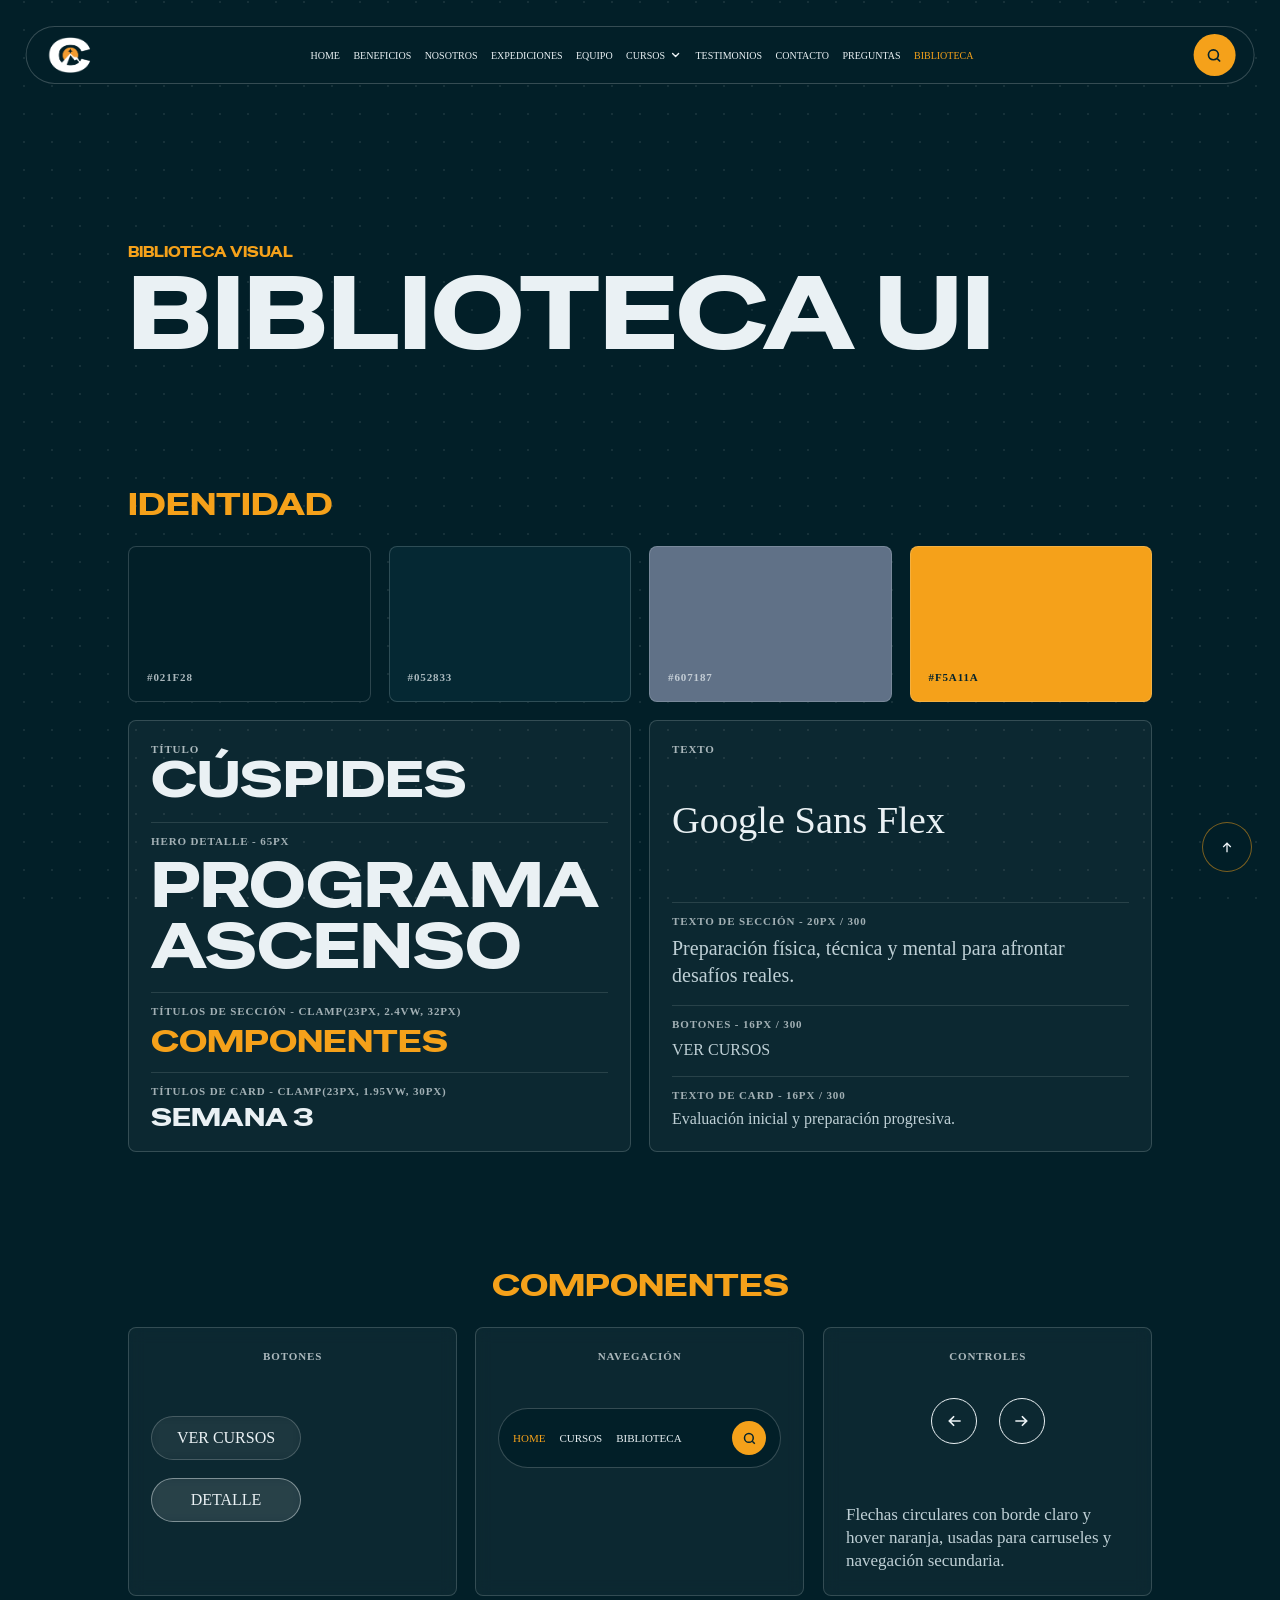
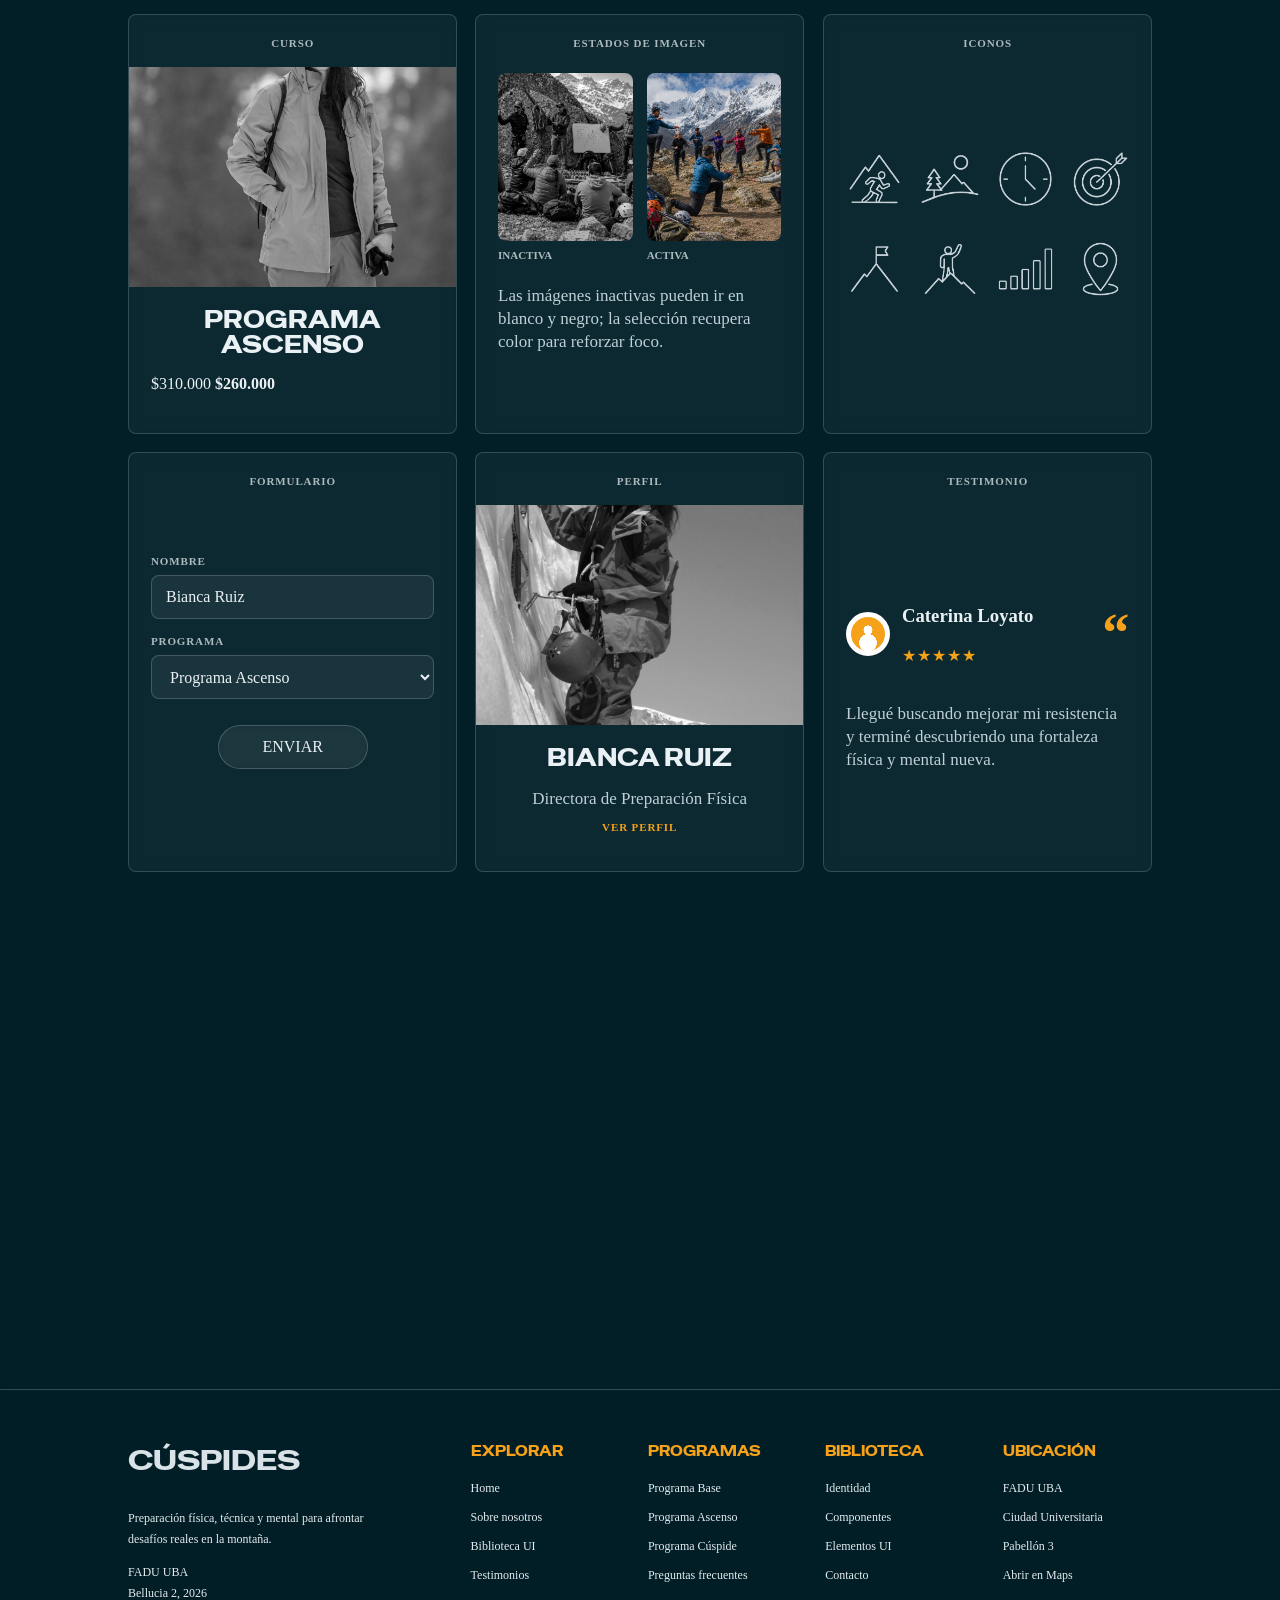
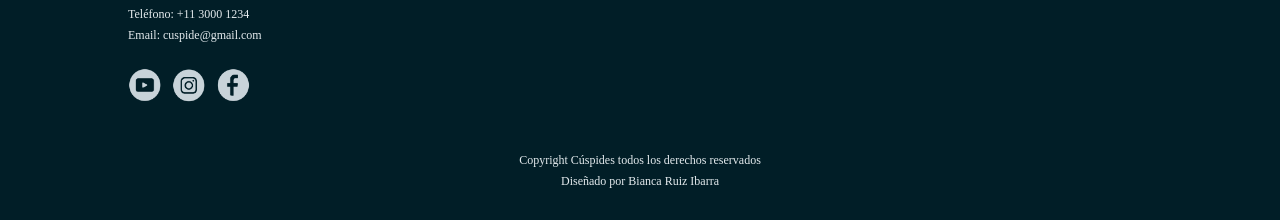
<file: biblioteca.html>
<!doctype html>
<html lang="es">
  <head>
    <meta charset="UTF-8" />
    <meta name="viewport" content="width=device-width, initial-scale=1.0" />
    <title>Biblioteca UI | Cúspides</title>
    <link rel="preconnect" href="https://fonts.googleapis.com" />
    <link rel="preconnect" href="https://fonts.gstatic.com" crossorigin />
    <link href="https://fonts.googleapis.com/css2?family=Google+Sans+Flex:opsz,wght@6..144,300..900&family=Special+Gothic+Expanded+One&display=swap" rel="stylesheet" />
    <link rel="stylesheet" href="styles.css" />
  </head>
  <body class="library-page">
    <div class="cursor-follower" aria-hidden="true"></div>
    <header class="site-header" data-header>
      <a class="brand" href="index.html" aria-label="Cúspides inicio">
        <img src="assets/images/LOGOFINAL2.png" alt="Cúspides" />
      </a>
      <a class="search-link" href="index.html#cursos" aria-label="Buscar cursos">
        <svg viewBox="0 0 24 24" aria-hidden="true"><circle cx="11" cy="11" r="7"></circle><path d="m16.5 16.5 4 4"></path></svg>
      </a>
      <button class="menu-toggle" type="button" aria-label="Abrir menú" aria-expanded="false" data-menu-toggle>
        <span></span>
        <span></span>
        <span></span>
      </button>
      <nav class="main-nav" data-nav>
        <a href="index.html#home">HOME</a>
        <a href="index.html#beneficios">BENEFICIOS</a>
        <a href="index.html#nosotros">NOSOTROS</a>
        <a href="index.html#expediciones">EXPEDICIONES</a>
        <a href="index.html#equipo">EQUIPO</a>
        <div class="nav-course-menu">
          <button class="nav-course-trigger" type="button" aria-expanded="false" data-nav-course-toggle>
            <span>CURSOS</span>
            <svg viewBox="0 0 16 16" aria-hidden="true"><path d="M4 6l4 4 4-4"></path></svg>
          </button>
          <div class="nav-course-dropdown" aria-label="Cursos disponibles">
            <a href="index.html#cursos">Programa Base</a>
            <a class="is-ascenso" href="programa-ascenso.html" data-detail-page-link>Programa Ascenso</a>
            <a href="index.html#cursos">Programa Cúspide</a>
          </div>
        </div>
        <a href="index.html#testimonios">TESTIMONIOS</a>
        <a href="index.html#contacto">CONTACTO</a>
        <a href="index.html#preguntas">PREGUNTAS</a>
        <a class="active" href="biblioteca.html">BIBLIOTECA</a>
      </nav>
    </header>

    <main id="home" class="library-main">
      <section class="library-hero-simple">
        <div class="library-hero-copy" data-animate>
          <p class="eyebrow">Biblioteca visual</p>
          <h1>Biblioteca UI</h1>
        </div>
      </section>

      <section class="library-showcase section-pad" id="identidad">
        <div class="library-showcase-head" data-animate>
          <h2>Identidad</h2>
        </div>
        <div class="library-swatch-grid" data-animate>
          <article class="library-swatch deep"><span>#021F28</span></article>
          <article class="library-swatch navy"><span>#052833</span></article>
          <article class="library-swatch steel"><span>#607187</span></article>
          <article class="library-swatch orange"><span>#F5A11A</span></article>
          <article class="library-font-card title-font">
            <span>Título</span>
            <strong>CÚSPIDES</strong>
            <div class="type-samples">
              <p class="sample-title hero-detail"><span>Hero detalle - 65px</span>Programa Ascenso</p>
              <p class="sample-title section-title"><span>Títulos de sección - clamp(23px, 2.4vw, 32px)</span>Componentes</p>
              <p class="sample-title card-title"><span>Títulos de card - clamp(23px, 1.95vw, 30px)</span>Semana 3</p>
            </div>
          </article>
          <article class="library-font-card body-font">
            <span>Texto</span>
            <strong>Google Sans Flex</strong>
            <div class="type-samples">
              <p class="sample-body section-copy"><span>Texto de sección - 20px / 300</span>Preparación física, técnica y mental para afrontar desafíos reales.</p>
              <p class="sample-body button-copy"><span>Botones - 16px / 300</span>Ver cursos</p>
              <p class="sample-body card-copy"><span>Texto de card - 16px / 300</span>Evaluación inicial y preparación progresiva.</p>
            </div>
          </article>
        </div>
      </section>

      <section class="library-showcase section-pad" id="componentes">
        <div class="library-showcase-head" data-animate>
          <h2>Componentes</h2>
        </div>
        <div class="component-gallery">
          <article class="component-tile buttons-tile" data-animate>
            <span>Botones</span>
            <div class="button-row">
              <a class="outline-btn" href="index.html#cursos">Ver cursos</a>
              <a class="outline-btn dark" href="programa-ascenso.html" data-detail-page-link>Detalle</a>
            </div>
          </article>

          <article class="component-tile nav-tile" data-animate>
            <span>Navegación</span>
            <div class="mini-nav">
              <a class="active" href="index.html#home">Home</a>
              <a href="index.html#cursos">Cursos</a>
              <a href="biblioteca.html">Biblioteca</a>
              <a class="mini-search" href="index.html#cursos" aria-label="Buscar">
                <svg viewBox="0 0 24 24" aria-hidden="true"><circle cx="11" cy="11" r="7"></circle><path d="m16.5 16.5 4 4"></path></svg>
              </a>
            </div>
          </article>

          <article class="component-tile controls-tile" data-animate>
            <span>Controles</span>
            <div class="library-arrow-row">
              <button type="button" aria-label="Anterior">
                <svg viewBox="0 0 24 24" aria-hidden="true"><path d="M12 5 5.6 11.4l1.4 1.4 4-4V20h2V8.8l4 4 1.4-1.4L12 5Z"></path></svg>
              </button>
              <button type="button" aria-label="Siguiente">
                <svg class="is-next" viewBox="0 0 24 24" aria-hidden="true"><path d="M12 5 5.6 11.4l1.4 1.4 4-4V20h2V8.8l4 4 1.4-1.4L12 5Z"></path></svg>
              </button>
            </div>
            <p>Flechas circulares con borde claro y hover naranja, usadas para carruseles y navegación secundaria.</p>
          </article>

          <article class="component-tile course-tile" data-animate>
            <span>Curso</span>
            <img src="assets/images/card4.jpg" alt="Cordada en ascenso" />
            <h3>Programa Ascenso</h3>
            <div class="course-price" aria-label="Precio con descuento: $260.000. Precio anterior: $310.000.">
              <span>$310.000</span>
              <b>$260.000</b>
            </div>
          </article>

          <article class="component-tile media-state-tile" data-animate>
            <span>Estados de imagen</span>
            <div class="media-state-pair">
              <figure><img src="assets/images/semana1.png" alt="" /><figcaption>Inactiva</figcaption></figure>
              <figure class="is-active"><img src="assets/images/semana3.png" alt="" /><figcaption>Activa</figcaption></figure>
            </div>
            <p>Las imágenes inactivas pueden ir en blanco y negro; la selección recupera color para reforzar foco.</p>
          </article>

          <article class="component-tile benefit-tile" data-animate>
            <span>Iconos</span>
            <div class="benefit-icons-row">
              <img src="assets/images/icono1.png" alt="" />
              <img src="assets/images/icono4.png" alt="" />
              <img src="assets/images/icono7.png" alt="" />
              <img src="assets/images/icono9.png" alt="" />
              <img class="desktop-library-icon" src="assets/images/icono2.png" alt="" />
              <img class="desktop-library-icon" src="assets/images/icono5.png" alt="" />
              <img class="desktop-library-icon" src="assets/images/icono6.png" alt="" />
              <img class="desktop-library-icon" src="assets/images/icono8.png" alt="" />
            </div>
          </article>

          <article class="component-tile form-tile" data-animate>
            <span>Formulario</span>
            <label><small>Nombre</small><input type="text" value="Bianca Ruiz" aria-label="Nombre" /></label>
            <label><small>Programa</small><select aria-label="Programa"><option>Programa Ascenso</option></select></label>
            <button class="outline-btn" type="button">Enviar</button>
          </article>

          <article class="component-tile coach-tile" data-animate>
            <span>Perfil</span>
            <img src="assets/images/bianca.jpg" alt="Bianca Ruiz escalando hielo" />
            <h3>Bianca Ruiz</h3>
            <p>Directora de Preparación Física</p>
            <span class="profile-preview-link">Ver perfil</span>
          </article>

          <article class="component-tile testimonial-tile" data-animate>
            <span>Testimonio</span>
            <div class="person"><span></span><div><h3>Caterina Loyato</h3><p>★★★★★</p></div><b>“</b></div>
            <p>Llegué buscando mejorar mi resistencia y terminé descubriendo una fortaleza física y mental nueva.</p>
          </article>

          <article class="component-tile faq-tile" data-animate>
            <span>Preguntas</span>
            <details open>
              <summary>¿Qué programa me conviene?</summary>
              <p>Base para empezar, Ascenso para crecer y Cúspide para autonomía técnica.</p>
            </details>
            <details>
              <summary>¿Necesito experiencia?</summary>
              <p>Depende del programa elegido.</p>
            </details>
          </article>

          <article class="component-tile background-tile" data-animate>
            <span>Fondos</span>
            <div class="background-sample" aria-hidden="true"></div>
            <p>Base con patrón de puntos y capas de imagen con opacidad baja, recortadas por el límite de sección cuando funcionan como cierre visual.</p>
          </article>

          <article class="component-tile kit-tile" data-animate>
            <span>Kit</span>
            <div class="kit-mini-grid">
              <img src="assets/images/tool4.png" alt="" />
              <img src="assets/images/tool6.png" alt="" />
              <img src="assets/images/tool8.png" alt="" />
              <img src="assets/images/tool9.png" alt="" />
              <img src="assets/images/tool12.png" alt="" />
              <img src="assets/images/tool14.png" alt="" />
            </div>
          </article>
        </div>
      </section>
    </main>

    <footer class="footer">
      <div class="footer-inner">
        <div class="footer-brand">
          <h2>Cúspides</h2>
          <p>Preparación física, técnica y mental para afrontar desafíos reales en la montaña.</p>
          <p>FADU UBA<br />Bellucia 2, 2026<br />Teléfono: +11 3000 1234<br />Email: cuspide@gmail.com</p>
          <div class="socials">
            <a href="#" aria-label="YouTube de Cúspides">
              <img src="assets/images/redes1.png" alt="" />
            </a>
            <a href="#" aria-label="Instagram de Cúspides">
              <img src="assets/images/redes2.png" alt="" />
            </a>
            <a href="#" aria-label="Facebook de Cúspides">
              <img src="assets/images/redes3.png" alt="" />
            </a>
          </div>
        </div>
        <nav class="footer-links" aria-label="Enlaces del footer">
          <div>
            <h3>Explorar</h3>
            <a href="index.html#home">Home</a>
            <a href="index.html#nosotros">Sobre nosotros</a>
            <a href="biblioteca.html">Biblioteca UI</a>
            <a href="index.html#testimonios">Testimonios</a>
          </div>
          <div>
            <h3>Programas</h3>
            <a href="index.html#cursos">Programa Base</a>
            <a href="programa-ascenso.html" data-detail-page-link>Programa Ascenso</a>
            <a href="index.html#cursos">Programa Cúspide</a>
            <a href="index.html#preguntas">Preguntas frecuentes</a>
          </div>
          <div>
            <h3>Biblioteca</h3>
            <a href="#identidad">Identidad</a>
            <a href="#componentes">Componentes</a>
            <a href="#componentes">Elementos UI</a>
            <a href="index.html#contacto">Contacto</a>
          </div>
          <div>
            <h3>Ubicación</h3>
            <a href="index.html#ubicacion">FADU UBA</a>
            <a href="index.html#ubicacion">Ciudad Universitaria</a>
            <a href="index.html#ubicacion">Pabellón 3</a>
            <a href="https://www.google.com/maps/search/?api=1&query=FADU%20UBA%20Ciudad%20Universitaria%20Buenos%20Aires" target="_blank" rel="noreferrer">Abrir en Maps</a>
          </div>
        </nav>
      </div>
      <p class="copyright">Copyright Cúspides todos los derechos reservados<br />Diseñado por Bianca Ruiz Ibarra</p>
    </footer>

    <a class="back-top" href="#home" aria-label="Volver al inicio">
      <svg class="back-top-icon" viewBox="0 0 24 24" aria-hidden="true">
        <path d="M12 5 5.6 11.4l1.4 1.4 4-4V20h2V8.8l4 4 1.4-1.4L12 5Z"></path>
      </svg>
    </a>

    <script src="script.js"></script>
  </body>
</html>
</file>
<file: styles.css>
:root {
  --navy: #052833;
  --deep: #021f28;
  --ink: #05242d;
  --muted: #9eb2bd;
  --light: #eaf1f4;
  --orange: #f5a11a;
  --steel: #607187;
  --card: #5c6d83;
  --glass-card: rgba(255, 255, 255, 0.11);
  --glass-border: rgba(255, 255, 255, 0.2);
  --white: #ffffff;
  --font-title: "Special Gothic Expanded One";
  --font-body: "Google Sans Flex";
  --description-action-gap: 30px;
}

* {
  box-sizing: border-box;
}

html {
  scroll-behavior: smooth;
  max-width: 100%;
  overflow-x: clip;
}

body {
  margin: 0;
  font-family: var(--font-body);
  color: var(--light);
  background-color: var(--deep);
  background-image: radial-gradient(circle, rgba(255, 255, 255, 0.08) 1px, transparent 1px);
  background-size: 28px 28px;
  background-position: center;
  background-attachment: fixed;
  max-width: 100%;
  overflow-x: clip;
}

body::before {
  content: "";
  position: fixed;
  inset: 0;
  z-index: 70;
  pointer-events: none;
  opacity: 0;
  background:
    radial-gradient(
      circle 280px at var(--cursor-x, 50vw) var(--cursor-y, 50vh),
      rgba(245, 161, 26, 0.32) 0%,
      rgba(245, 161, 26, 0.22) 18%,
      rgba(160, 205, 225, 0.13) 42%,
      rgba(255, 255, 255, 0.05) 62%,
      transparent 88%
    );
  filter: blur(14px);
  mix-blend-mode: screen;
  transition: opacity 0.25s ease;
}

body.has-cursor-light::before {
  opacity: 1;
}

img {
  display: block;
  max-width: 100%;
}

a {
  color: inherit;
  text-decoration: none;
}

.no-wrap {
  white-space: nowrap;
}

.mobile-line-break {
  display: none;
}

.cursor-follower {
  position: fixed;
  left: 0;
  top: 0;
  z-index: 80;
  width: 38px;
  height: 38px;
  border: 1px solid rgba(245, 161, 26, 0.78);
  border-radius: 50%;
  pointer-events: none;
  opacity: 0;
  transform: translate3d(-50%, -50%, 0) scale(0.72);
  mix-blend-mode: screen;
  transition: width 0.24s ease, height 0.24s ease, border-color 0.24s ease, background 0.24s ease, opacity 0.2s ease;
}

.cursor-follower::after {
  content: "";
  position: absolute;
  left: 50%;
  top: 50%;
  width: 6px;
  height: 6px;
  border-radius: 50%;
  background: var(--orange);
  transform: translate(-50%, -50%);
}

.cursor-follower.is-visible {
  opacity: 1;
}

.cursor-follower.is-active {
  width: 82px;
  height: 82px;
  border-color: rgba(255, 255, 255, 0.58);
  background: rgba(245, 161, 26, 0.12);
}

@media (pointer: fine) {
  body,
  a,
  button,
  .coach-card,
  .method-step,
  .testimonial,
  .benefit {
    cursor: none;
  }
}

@media (pointer: coarse) {
  .cursor-follower {
    display: none;
  }
}

@media (prefers-reduced-motion: reduce) {
  [data-animate] {
    transition: none;
  }

  .summit-image-window img.is-active {
    animation: none;
  }

  .photo-stack {
    animation: none;
  }

  .program-detail-page .program-price-card,
  .program-detail-page .mini-plan {
    animation: none;
  }
}

.site-header {
  position: fixed;
  z-index: 20;
  top: 26px;
  left: 50%;
  width: min(96vw, 1320px);
  height: 58px;
  padding: 0 18px 0 22px;
  display: flex;
  align-items: center;
  justify-content: center;
  background: var(--deep);
  border: 1px solid var(--glass-border);
  border-radius: 999px;
  transform: translateX(-50%);
  transition: background 0.3s ease, border-color 0.3s ease;
}

main,
.footer {
  position: relative;
  z-index: 1;
}

.site-header.scrolled {
  background: var(--deep);
  border-color: var(--glass-border);
}

.brand img {
  width: 42px;
  height: 42px;
  object-fit: contain;
}

.brand {
  position: absolute;
  left: 22px;
}

.main-nav {
  display: flex;
  align-items: center;
  justify-content: center;
  gap: clamp(8px, 1.05vw, 18px);
  color: #eaf1f4;
  font-size: clamp(10px, 0.78vw, 12.5px);
  font-weight: 300;
  text-transform: uppercase;
}

.main-nav a {
  transition: color 0.25s ease, font-weight 0.25s ease;
}

.main-nav a:hover,
.nav-course-trigger:hover {
  color: var(--light);
  font-weight: 400;
}

.main-nav .active,
.nav-course-trigger.active {
  color: var(--orange);
  font-weight: 400;
}

.nav-course-menu {
  position: relative;
  padding: 18px 0;
  margin: -18px 0;
}

.nav-course-trigger {
  display: inline-flex;
  align-items: center;
  gap: 5px;
  border: 0;
  padding: 0;
  color: inherit;
  background: transparent;
  font: inherit;
  text-transform: inherit;
  cursor: pointer;
  transition: color 0.25s ease, font-weight 0.25s ease;
}

.nav-course-arrow {
  display: inline-grid;
  place-items: center;
  padding: 0;
  border: 0;
  color: inherit;
  background: transparent;
  cursor: pointer;
}

.nav-course-trigger svg,
.nav-course-arrow svg {
  width: 12px;
  height: 12px;
  fill: none;
  stroke: currentColor;
  stroke-width: 1.8;
  stroke-linecap: round;
  stroke-linejoin: round;
  transition: transform 0.22s ease;
}

.nav-course-menu:hover .nav-course-trigger svg,
.nav-course-menu:focus-within .nav-course-trigger svg,
.nav-course-menu.is-open .nav-course-trigger svg {
  transform: rotate(180deg);
}

.nav-course-dropdown {
  position: absolute;
  top: 100%;
  left: 50%;
  z-index: 5;
  min-width: 190px;
  padding: 14px 16px 12px;
  display: grid;
  gap: 10px;
  background: var(--deep);
  border: 1px solid var(--glass-border);
  border-top: 0;
  border-radius: 0 0 8px 8px;
  opacity: 0;
  pointer-events: none;
  transform: translate(-50%, -6px);
  transition: opacity 0.22s ease, transform 0.22s ease;
}

.nav-course-menu:hover .nav-course-dropdown,
.nav-course-menu:focus-within .nav-course-dropdown {
  opacity: 1;
  pointer-events: auto;
  transform: translate(-50%, 0);
}

.main-nav .nav-course-dropdown a,
.main-nav .nav-course-dropdown a:hover {
  padding: 0;
  color: #eaf1f4;
  font-weight: 300;
  white-space: nowrap;
}

.main-nav .nav-course-dropdown .is-ascenso:hover {
  color: var(--light);
  font-weight: 400;
}

.search-link {
  position: absolute;
  right: 18px;
  width: 42px;
  height: 42px;
  display: inline-grid;
  place-items: center;
  border-radius: 50%;
  color: var(--ink);
  background: var(--orange);
}

.search-link:hover,
.main-nav .search-link.active {
  color: var(--ink);
  background: var(--orange);
}

.search-link svg {
  width: 17px;
  height: 17px;
  fill: none;
  stroke: currentColor;
  stroke-width: 2.4;
}

.menu-toggle {
  display: none;
  width: 42px;
  height: 42px;
  border: 1px solid rgba(255, 255, 255, 0.28);
  background: transparent;
}

.menu-toggle span {
  display: block;
  width: 19px;
  height: 2px;
  margin: 5px auto;
  background: var(--light);
}

.hero {
  min-height: 760px;
  display: grid;
  place-items: center;
  position: relative;
  overflow: hidden;
  isolation: isolate;
  background: var(--navy);
}

.hero-bg {
  position: absolute;
  inset: 0;
  z-index: 0;
  width: 100%;
  height: 100%;
  object-fit: cover;
  object-position: center 40%;
  transform: scale(1.015);
  transform-origin: center bottom;
  will-change: transform;
}

.hero-foreground {
  position: absolute;
  inset: 0;
  z-index: 3;
  width: 100%;
  height: 100%;
  object-fit: cover;
  object-position: center 40%;
  pointer-events: none;
  transform: scale(1.015);
  transform-origin: center bottom;
  will-change: transform;
}

.hero::after {
  content: "";
  position: absolute;
  left: 0;
  right: 0;
  bottom: 0;
  z-index: 4;
  height: 320px;
  pointer-events: none;
  background: linear-gradient(to bottom, rgba(2, 31, 40, 0), rgba(2, 31, 40, 0.72) 54%, rgba(2, 31, 40, 1));
  transform: translate3d(0, 0, 0);
}

.hero-content {
  margin-top: -22px;
  width: min(1120px, 90vw);
  text-align: center;
  position: relative;
}

.hero-title-layer {
  position: relative;
  z-index: 2;
  margin-bottom: 217px;
  will-change: transform;
  transform: translate3d(0, var(--hero-title-shift, 0px), 0);
}

.hero-title-layer p {
  margin: 0 0 -8px;
  color: var(--navy);
  font-family: var(--font-body);
  font-weight: 500;
  text-transform: none;
  font-size: clamp(13px, 1.2vw, 18px);
}

.hero-subtitle {
  position: relative;
  z-index: 8;
  width: min(760px, 90vw);
  margin: 0 auto 18px;
  color: var(--white);
  font-size: 20px;
  font-weight: 300;
  line-height: 1.35;
  text-transform: none;
}

.hero-subtitle span {
  display: block;
  white-space: nowrap;
}

.hero h1 {
  margin: 0;
  color: var(--navy);
  font-family: var(--font-title);
  text-transform: none;
  font-size: 166px;
  line-height: 1;
  font-weight: 400;
  letter-spacing: 0;
}

.outline-btn {
  display: inline-grid;
  place-items: center;
  position: relative;
  isolation: isolate;
  z-index: 5;
  width: 150px;
  min-height: 44px;
  border: 1px solid var(--glass-border);
  border-radius: 999px;
  color: var(--light);
  background: rgba(255, 255, 255, 0.03);
  backdrop-filter: blur(5px);
  -webkit-backdrop-filter: blur(5px);
  font-family: var(--font-body);
  font-size: 16px;
  font-weight: 300;
  text-transform: uppercase;
  cursor: pointer;
  overflow: hidden;
  transform: scale(1);
  transition: transform 0.3s cubic-bezier(0.23, 1, 0.32, 1), border-color 0.3s cubic-bezier(0.23, 1, 0.32, 1), color 0.3s cubic-bezier(0.23, 1, 0.32, 1), box-shadow 0.3s cubic-bezier(0.23, 1, 0.32, 1);
}

.outline-btn::before {
  content: "";
  position: absolute;
  inset: 0;
  z-index: -1;
  width: 50px;
  height: 50px;
  margin: auto;
  border-radius: inherit;
  background-color: var(--orange);
  scale: 0;
  transition: all 0.6s cubic-bezier(0.23, 1, 0.32, 1);
}

.outline-btn:hover::before {
  scale: 3;
}

.outline-btn:hover {
  border-color: var(--orange);
  color: var(--ink);
  transform: scale(1.1);
  box-shadow: 0 0 20px rgba(245, 161, 26, 0.4);
}

.outline-btn:active {
  transform: scale(1);
}

.outline-btn.small {
  width: 150px;
  min-height: 42px;
}

.outline-btn.dark {
  border-color: rgba(234, 241, 244, 0.46);
  color: var(--light);
  background: rgba(255, 255, 255, 0.08);
  backdrop-filter: blur(5px);
  -webkit-backdrop-filter: blur(5px);
}

.section-pad {
  padding: 122px 10vw;
}

.section-heading {
  text-align: center;
  margin: 0 auto 44px;
  max-width: 760px;
}

.section-heading.compact {
  margin-bottom: 34px;
}

.section-heading h2,
.team h2,
.courses h2,
.testimonials h2 {
  margin: 0 0 14px;
  color: var(--orange);
  font-family: var(--font-title);
  text-transform: uppercase;
  font-size: clamp(23px, 2.4vw, 32px);
  font-weight: 400;
  line-height: 1.05;
}

.section-heading p,
.team p,
.about-copy p {
  color: #bfd0d6;
  font-size: 20px;
  font-weight: 300;
  line-height: 1.35;
}

.team p,
.about-copy p {
  margin: 0 0 12px;
}

.benefits {
  position: relative;
  padding-top: 112px;
  padding-bottom: 106px;
}

.benefits::before {
  content: "";
  position: absolute;
  left: 0;
  right: 0;
  top: 0;
  z-index: 0;
  height: 180px;
  pointer-events: none;
  background: linear-gradient(to bottom, rgba(2, 31, 40, 1), rgba(2, 31, 40, 0));
}

.benefits > * {
  position: relative;
  z-index: 1;
}

.benefit-grid {
  display: grid;
  grid-template-columns: repeat(4, 1fr);
  gap: 30px;
  width: min(880px, 100%);
  margin: 0 auto;
}

.benefit {
  text-align: center;
}

.benefit img {
  width: 72px;
  height: 72px;
  margin: 0 auto 14px;
  object-fit: contain;
}

.benefit h3 {
  margin: 0;
  color: #d9e3e8;
  font-family: var(--font-body);
  font-size: 16px;
  font-weight: 300;
  line-height: 1.15;
  text-transform: uppercase;
  min-height: 38px;
  text-wrap: balance;
}

.about,
.team {
  display: grid;
  grid-template-columns: 0.8fr 1.45fr;
  gap: 64px;
  align-items: center;
}

.about {
  padding-top: 72px;
  padding-bottom: 122px;
}

.about-copy {
  max-width: 520px;
  min-height: 390px;
  display: flex;
  flex-direction: column;
  justify-content: center;
}

.eyebrow {
  margin-bottom: 8px;
  color: var(--orange) !important;
  font-family: var(--font-title);
  font-size: 14px !important;
  font-weight: 400;
  line-height: 1.05;
  text-transform: uppercase;
}

.about-copy h2 {
  margin: 0 0 22px;
  color: #dfe8ec;
  font-family: var(--font-title);
  font-size: clamp(25px, 2.55vw, 38px);
  font-weight: 400;
  line-height: 1.12;
}

.about-copy h2 span {
  display: block;
  white-space: nowrap;
}

.about-copy p:has(+ .outline-btn),
.summit-text-slide p:has(+ .outline-btn),
.cta p:has(+ .outline-btn),
.detail-hero-copy > p:not(.eyebrow):not(.detail-breadcrumb):has(+ .detail-hero-actions) {
  margin-bottom: 0;
}

.about-copy p + .outline-btn,
.summit-text-slide p + .outline-btn,
.cta p + .outline-btn,
.detail-hero-actions {
  margin-top: var(--description-action-gap);
}

.about-media {
  min-height: 460px;
  position: relative;
}

.about-mobile-gallery {
  display: none;
}

.about-mobile-caption {
  display: none;
}

.photo-stack {
  position: absolute;
  overflow: visible;
  border: 1px solid rgba(245, 161, 26, 0.78);
  border-radius: 8px;
  cursor: pointer;
  translate: 0 0;
  animation: aboutCardBounce 5s ease-in-out infinite;
  transition: border-color 0.32s ease, box-shadow 0.32s ease, translate 0.24s ease;
}

.photo-stack:hover {
  border-color: rgba(245, 161, 26, 0.86);
  animation: none;
  translate: 0 0;
  box-shadow: 0 0 12px rgba(245, 161, 26, 0.4);
}

.photo-stack:focus-within {
  animation: none;
  translate: 0 0;
}

.photo-stack img {
  position: absolute;
  inset: 0;
  width: 100%;
  height: 100%;
  object-fit: cover;
  object-position: center;
  border-radius: inherit;
  opacity: 0;
  filter: grayscale(1);
  transition: opacity 0.45s ease, filter 0.36s ease;
}

.photo-stack img.is-active {
  opacity: 1;
}

.photo-caption {
  position: absolute;
  left: 0;
  right: 0;
  bottom: -28px;
  z-index: 3;
  padding: 0;
  color: var(--light);
  background: transparent;
  border: 0;
  border-radius: 0;
  backdrop-filter: none;
  -webkit-backdrop-filter: none;
  font-family: var(--font-body);
  font-size: clamp(10px, 0.78vw, 12.5px);
  font-weight: 400;
  line-height: 1.1;
  text-align: center;
  text-transform: none;
  opacity: 0;
  translate: 0 5px;
  transition: opacity 0.28s ease, translate 0.28s ease;
}

.photo-stack:hover .photo-caption {
  opacity: 1;
  translate: 0 0;
}

.photo-stack.is-mirrored .photo-caption {
  transform: scaleX(-1);
}

.photo-stack:hover img {
  filter: grayscale(0);
}

.photo-stack.back {
  left: 0;
  top: 62px;
  width: 41%;
  height: 360px;
  object-position: center;
  z-index: 2;
}

.photo-stack.front {
  right: 0;
  top: 0;
  width: 78%;
  height: 390px;
  object-position: center;
  z-index: 1;
  border-color: rgba(245, 161, 26, 0.78);
  animation-delay: -1.35s;
}

.photo-stack.is-mirrored {
  transform: scaleX(-1);
}

@keyframes aboutCardBounce {
  0%,
  4%,
  19%,
  100% {
    translate: 0 0;
  }

  7% {
    translate: 0 -8px;
  }

  11% {
    translate: 0 0;
  }

  14% {
    translate: 0 -6px;
  }
}

.team {
  grid-template-columns: 1fr 1.1fr;
  align-items: start;
  position: sticky;
  top: 0;
  z-index: 1;
  min-height: 100vh;
  background: transparent;
}

.team-copy {
  min-height: 360px;
  display: flex;
  flex-direction: column;
}

.team-eyebrow {
  margin: 0 0 8px;
}

.team-copy h2 {
  color: var(--white);
}

.stats {
  display: flex;
  gap: 26px;
  margin-top: auto;
}

.stats div {
  text-align: center;
}

.stats strong {
  display: block;
  color: var(--orange);
  font-family: var(--font-title);
  font-size: clamp(38px, 4.5vw, 58px);
  font-weight: 400;
  line-height: 0.9;
}

.stats span {
  display: block;
  margin-top: 9px;
  color: #c9d7dc;
  font-size: 15px;
  font-weight: 300;
  line-height: 1.05;
  text-transform: uppercase;
}

.coach-list {
  display: grid;
  gap: 28px;
  align-items: start;
  background: transparent;
}

.coach-viewport {
  overflow-x: clip;
  overflow-y: visible;
  padding: 12px 0 0;
  margin: -12px 0 0;
  background: transparent;
  touch-action: none;
}

.coach-track {
  display: grid;
  grid-auto-columns: 100%;
  grid-auto-flow: column;
  background: transparent;
  transform: translateX(calc((var(--coach-shift, 0px) * -1) + var(--coach-drag, 0px)));
  transition: transform 0.55s cubic-bezier(0.2, 0.8, 0.2, 1);
  will-change: transform;
}

.coach-track.is-dragging {
  transition: none;
}

.coach-slide {
  display: grid;
  grid-template-columns: repeat(2, minmax(0, 1fr));
  gap: 28px;
}

.coach-card {
  position: relative;
  isolation: isolate;
  display: block;
  height: 360px;
  perspective: 1200px;
  background: transparent;
  border-radius: 8px;
  backdrop-filter: blur(5px);
  -webkit-backdrop-filter: blur(5px);
  text-align: center;
  overflow: visible;
  cursor: pointer;
  transition: transform 0.28s ease;
  user-select: none;
}

.coach-card-inner {
  position: relative;
  width: 100%;
  height: 100%;
  border-radius: inherit;
  transition: transform 0.8s ease;
  transform-style: preserve-3d;
}

.coach-card.is-flipped .coach-card-inner {
  transform: rotateY(180deg);
}

.coach-card-face {
  position: absolute;
  inset: 0;
  overflow: hidden;
  border: 1px solid var(--glass-border);
  border-radius: inherit;
  -webkit-backface-visibility: hidden;
  backface-visibility: hidden;
  transition: border-color 0.28s ease, box-shadow 0.28s ease;
}

.coach-card-back {
  transform: rotateY(180deg);
  pointer-events: none;
}

.coach-card.is-flipped .coach-card-front {
  pointer-events: none;
}

.coach-card.is-flipped .coach-card-back {
  pointer-events: auto;
}

.coach-card-front::before {
  content: "";
  position: absolute;
  inset: 0;
  z-index: 1;
  pointer-events: none;
  background: linear-gradient(to bottom, transparent 42%, rgba(2, 31, 40, 0.1) 58%, rgba(2, 31, 40, 0.82) 100%);
}

.coach-card:hover {
  transform: translateY(-8px);
}

.coach-card:hover .coach-card-face {
  border-color: rgba(245, 161, 26, 0.78);
  box-shadow: 0 0 14px rgba(245, 161, 26, 0.32);
}

.coach-card img {
  position: absolute;
  inset: 0;
  z-index: 0;
  width: 100%;
  height: 100%;
  object-fit: cover;
  object-position: center;
  pointer-events: none;
  filter: grayscale(1);
  transition: filter 0.36s ease;
}

.coach-card:hover img {
  filter: grayscale(0);
}

.coach-slide:nth-child(1) .coach-card:first-child .coach-card-front img {
  object-position: 50% 34%;
}

.coach-slide:nth-child(1) .coach-card:nth-child(2) .coach-card-front img {
  object-position: 66% 48%;
}

.coach-slide:nth-child(2) .coach-card:first-child .coach-card-front img {
  object-position: 28% 36%;
}

.coach-slide:nth-child(2) .coach-card:nth-child(2) .coach-card-front img {
  object-position: 50% 38%;
}

.coach-slide:nth-child(3) .coach-card:first-child .coach-card-front img {
  object-position: 54% 34%;
}

.coach-slide:nth-child(3) .coach-card:nth-child(2) .coach-card-front img {
  object-position: 62% 42%;
}

.coach-card-copy {
  position: absolute;
  left: 0;
  right: 0;
  bottom: 0;
  z-index: 2;
  padding: 0 18px 20px;
}

.coach-card-copy::after {
  content: "ver perfil";
  display: block;
  margin-top: 8px;
  color: var(--orange);
  font-size: 12px;
  font-weight: 700;
  letter-spacing: 0.08em;
  line-height: 1.2;
  text-transform: uppercase;
  opacity: 0;
  transform: translateY(6px);
  transition: opacity 0.24s ease, transform 0.24s ease;
}

.coach-card:hover .coach-card-copy::after {
  opacity: 1;
  transform: translateY(0);
}

.profile-card {
  position: relative;
  z-index: 3;
  display: grid;
  grid-template-rows: 82px 1fr 62px 38px;
  width: 100%;
  height: 100%;
  color: #06151a;
  background: #eef4f0;
  text-align: center;
}

.profile-top {
  position: relative;
  display: flex;
  align-items: end;
  justify-content: flex-start;
  padding: 14px;
  overflow: hidden;
  background:
    linear-gradient(rgba(245, 161, 26, 0.82), rgba(245, 161, 26, 0.82)),
    url("assets/images/texturafondo.jpg") center / cover;
}

.profile-avatar {
  position: relative;
  z-index: 1;
  display: grid;
  place-items: center;
  width: 48px;
  height: 48px;
  color: var(--orange);
  background: #06151a;
  border-radius: 50%;
  font-family: var(--font-title);
  font-size: 22px;
  line-height: 1;
}

.profile-body {
  padding: 12px 15px 10px;
  background: #f4f6f1;
  border-bottom: 2px solid #06151a;
}

.profile-handle {
  display: block;
  margin-bottom: 9px;
  color: rgba(6, 21, 26, 0.46);
  font-size: 10px;
  font-weight: 800;
  letter-spacing: 0.08em;
  line-height: 1;
  text-transform: uppercase;
}

.coach-card .profile-body h3 {
  max-width: 12ch;
  color: #06151a;
  font-family: var(--font-title);
  font-size: 24px;
  font-weight: 400;
  line-height: 0.98;
  text-transform: uppercase;
}

.coach-card .profile-body h3 span {
  display: block;
}

.coach-card .profile-body p {
  margin-top: 8px;
  color: #24363c;
  font-size: 11.5px;
  font-weight: 700;
  line-height: 1.32;
}

.profile-stats {
  display: grid;
  grid-template-columns: repeat(3, minmax(0, 1fr));
  background: #f8faf6;
  border-bottom: 2px solid #06151a;
}

.coach-card .profile-stats div {
  display: grid;
  place-items: center;
  align-content: center;
  min-width: 0;
  border-right: 2px solid #06151a;
  text-align: center;
}

.coach-card .profile-stats div:last-child {
  border-right: 0;
}

.coach-card .profile-stats strong {
  color: #06151a;
  font-family: var(--font-title);
  font-size: 23px;
  font-weight: 400;
  line-height: 1;
}

.coach-card .profile-stats span {
  margin-top: 5px;
  color: rgba(6, 21, 26, 0.38);
  font-size: 8px;
  font-weight: 900;
  letter-spacing: 0.12em;
  line-height: 1;
  text-transform: uppercase;
}

.team .profile-card,
.team .profile-body,
.team .coach-card .profile-body h3,
.team .coach-card .profile-body p,
.team .profile-handle,
.detail-team .profile-card,
.detail-team .profile-body,
.detail-team .coach-card .profile-body h3,
.detail-team .coach-card .profile-body p,
.detail-team .profile-handle {
  text-align: left;
}

.team .profile-body,
.detail-team .profile-body {
  display: grid;
  justify-items: start;
}

.team .coach-card .profile-stats div,
.detail-team .coach-card .profile-stats div {
  justify-items: start;
  padding-left: 10px;
  text-align: left;
}

.profile-action {
  position: relative;
  z-index: 5;
  width: 100%;
  border: 0;
  border-radius: 0;
  display: grid;
  place-items: center;
  color: var(--orange);
  background: #06151a;
  cursor: pointer;
  font-family: var(--font-title);
  font-size: 12px;
  font-weight: 400;
  letter-spacing: 0;
  text-align: center;
  text-transform: uppercase;
  pointer-events: auto;
  touch-action: manipulation;
  transition: color 0.2s ease, background 0.2s ease;
}

.profile-action:hover,
.coach-card.is-flipped .profile-action:hover {
  color: #06151a;
  background: var(--orange);
}

.profile-action.is-following {
  color: #eef4f0;
  background: #10282f;
}

.profile-action.is-following:hover {
  color: #06151a;
  background: var(--orange);
}

.coach-card h3,
.testimonial h3 {
  margin: 0;
  color: #eef4f6;
  font-family: var(--font-body);
  font-weight: 300;
  font-size: 16px;
}

.coach-card h3 {
  font-weight: 700;
}

.coach-card p {
  margin: 4px 0 0;
  color: #dce5e9;
  font-size: 16px;
  font-weight: 300;
  line-height: 1.3;
}

.dots {
  grid-column: 1 / -1;
  display: flex;
  justify-content: center;
  gap: 8px;
}

.dots span,
.dots button {
  width: 8px;
  height: 8px;
  padding: 0;
  border: 0;
  border-radius: 50%;
  background: #78909d;
}

.dots .on,
.dots button.on {
  background: var(--orange);
}

.cta {
  min-height: 370px;
  display: grid;
  align-items: center;
  position: relative;
  overflow: hidden;
}

.cta-media {
  position: absolute;
  inset: 0;
  width: 100%;
  height: 100%;
  object-fit: cover;
  object-position: center var(--cta-image-y, 12%);
  transform: none;
  will-change: transform, object-position;
}

.cta-content {
  position: relative;
  z-index: 1;
  width: min(980px, calc(100% - 12vw));
  margin: 0 auto;
  padding: 0;
  color: var(--light);
  text-align: center;
}

.cta-content[data-animate] {
  opacity: 1;
  transform: none;
}

.cta-content > * {
  opacity: 0;
  transform: translateY(34px);
  transition:
    opacity 0.72s ease,
    transform 0.72s cubic-bezier(0.2, 0.8, 0.2, 1);
  will-change: opacity, transform;
}

.cta-content.is-visible > * {
  opacity: 1;
  transform: translateY(0);
}

.cta-content.is-visible h2 {
  transition-delay: 80ms;
}

.cta-content.is-visible p {
  transition-delay: 230ms;
}

.cta-content.is-visible .outline-btn {
  transition-delay: 380ms, 0ms;
}

.cta h2 {
  margin: 0;
  color: var(--light);
  font-family: var(--font-title);
  text-transform: uppercase;
  font-size: clamp(30px, 3vw, 40px);
  font-weight: 400;
  line-height: 1.02;
  white-space: nowrap;
}

.cta p {
  margin: 8px 0 0;
  color: var(--light);
  font-size: 20px;
  font-weight: 300;
}

.cta .outline-btn {
  margin-top: var(--description-action-gap);
  border-color: var(--white);
  color: var(--ink);
  background: var(--white);
}

.cta .outline-btn:hover {
  border-color: var(--orange);
  color: var(--ink);
}

.summit-showcase {
  --summit-square-size: min(37.6vw, 598px);
  position: relative;
  min-height: 840px;
  display: grid;
  grid-template-columns: minmax(0, 0.9fr) minmax(520px, 1.1fr);
  gap: clamp(52px, 7vw, 118px);
  align-items: center;
  overflow: hidden;
  background: transparent;
}

.summit-copy {
  position: relative;
  z-index: 2;
  min-height: var(--summit-square-size);
  display: grid;
  align-content: start;
}

.summit-eyebrow {
  margin: 0 0 18px;
}

.summit-number {
  display: block;
  margin-bottom: -32px;
  color: rgba(158, 178, 189, 0.56);
  font-family: var(--font-title);
  font-size: clamp(128px, 17vw, 238px);
  font-weight: 400;
  line-height: 0.72;
  transition: opacity 0.46s ease, transform 0.72s cubic-bezier(0.19, 1, 0.22, 1);
}

.summit-showcase.is-switching .summit-number {
  opacity: 0;
  transform: translateY(-34px);
}

.summit-text-window {
  position: relative;
  min-height: 344px;
  overflow: hidden;
}

.summit-text-slide {
  position: absolute;
  inset: 0 0 0 12px;
  display: flex;
  flex-direction: column;
  opacity: 0;
  transform: translateY(72px);
  filter: blur(2px);
  transition: opacity 0.5s ease, transform 0.72s cubic-bezier(0.19, 1, 0.22, 1), filter 0.5s ease;
}

.summit-text-slide.is-active {
  opacity: 1;
  transform: translateY(0);
  filter: blur(0);
}

.summit-text-slide.is-leaving {
  opacity: 0;
  transform: translateY(-72px);
  filter: blur(2px);
}

.summit-text-slide h2 {
  margin: 0 0 38px;
  color: var(--white);
  font-family: var(--font-title);
  font-size: clamp(23px, 2.4vw, 32px);
  font-weight: 400;
  line-height: 1.05;
  text-transform: uppercase;
}

.summit-text-slide p {
  max-width: 650px;
  margin: 0;
  color: #dce5e9;
  font-size: 20px;
  font-weight: 300;
  line-height: 1.35;
}

.summit-text-slide .outline-btn {
  margin-left: 0;
  margin-top: var(--description-action-gap);
}

.summit-text-slide small {
  margin-top: auto;
  color: var(--orange);
  font-size: clamp(10px, 0.78vw, 12.5px);
  font-weight: 400;
  line-height: 1.2;
  text-transform: uppercase;
}

.summit-text-slide small::before {
  content: "•";
  margin-right: 9px;
}

.summit-mobile-meta {
  display: none;
}

.summit-media {
  position: relative;
  min-height: 660px;
  display: grid;
  align-items: center;
}

.summit-orange-panel {
  position: absolute;
  top: 50%;
  left: 9%;
  width: var(--summit-square-size);
  aspect-ratio: 1;
  border-radius: 18px;
  background: var(--orange);
  transform: translateY(-50%);
}

.summit-image-window {
  position: relative;
  z-index: 2;
  width: var(--summit-square-size);
  aspect-ratio: 1;
  overflow: hidden;
  background: transparent;
  justify-self: start;
  cursor: grab;
  touch-action: none;
  user-select: none;
}

.summit-image-window:active,
.summit-image-window.is-dragging {
  cursor: grabbing;
}

.summit-image-window img {
  position: absolute;
  inset: 0;
  width: 100%;
  height: 100%;
  object-fit: contain;
  object-position: center;
  pointer-events: none;
  user-select: none;
  -webkit-user-drag: none;
  translate: 0 0;
  opacity: 0;
  transform: translateY(72px) scale(1.015);
  filter: blur(2px);
  transition: opacity 0.5s ease, transform 0.72s cubic-bezier(0.19, 1, 0.22, 1), filter 0.5s ease;
}

.summit-image-window img.is-active {
  opacity: 1;
  transform: translateY(0) scale(1);
  filter: blur(0);
  animation: summitFloat 3.6s ease-in-out 0.72s infinite;
}

.summit-image-window img.is-leaving {
  opacity: 0;
  animation: none;
  transform: translateY(-72px) scale(1.015);
  filter: blur(2px);
}

@keyframes summitFloat {
  0%,
  100% {
    translate: 0 0;
  }

  50% {
    translate: 0 -24px;
  }
}

.summit-dots {
  position: absolute;
  z-index: 4;
  top: 50%;
  left: calc(min(37.6vw, 598px) + 24px);
  display: grid;
  gap: 8px;
  transform: translateY(-50%);
}

.summit-dots button {
  width: 8px;
  height: 8px;
  padding: 0;
  border: 0;
  border-radius: 50%;
  background: #78909d;
  cursor: pointer;
  transition: background 0.22s ease, transform 0.22s ease;
}

.summit-dots button.on {
  background: var(--navy);
  transform: scale(1.08);
}

.summit-arrows {
  position: absolute;
  z-index: 4;
  top: 50%;
  left: calc(var(--summit-square-size) + 11px);
  display: grid;
  gap: 106px;
  transform: translateY(-50%);
  pointer-events: none;
}

.summit-arrows button {
  width: 34px;
  height: 34px;
  padding: 0;
  display: flex;
  align-items: center;
  justify-content: center;
  position: relative;
  isolation: isolate;
  overflow: hidden;
  border: 1px solid var(--navy);
  border-radius: 999px;
  color: var(--navy);
  background: transparent;
  backdrop-filter: blur(8px);
  -webkit-backdrop-filter: blur(8px);
  font-family: var(--font-body);
  font-weight: 300;
  line-height: 1;
  cursor: pointer;
  pointer-events: auto;
  transition: border-color 0.3s cubic-bezier(0.23, 1, 0.32, 1), color 0.3s cubic-bezier(0.23, 1, 0.32, 1), transform 0.3s cubic-bezier(0.23, 1, 0.32, 1);
}

.summit-arrows button::before {
  content: "";
  position: absolute;
  inset: 0;
  z-index: -1;
  width: 34px;
  height: 34px;
  margin: auto;
  border-radius: inherit;
  background: #000;
  scale: 0;
  transition: scale 0.6s cubic-bezier(0.23, 1, 0.32, 1);
}

.summit-arrow-icon {
  width: 16px;
  height: 16px;
  fill: currentColor;
  transition: transform 0.3s ease;
}

.summit-arrow-icon.is-down {
  transform: rotate(180deg);
}

.summit-arrows button:hover,
.summit-arrows button:focus-visible {
  border-color: var(--white);
  color: var(--white);
  transform: scale(1.1);
}

.summit-arrows button:hover::before,
.summit-arrows button:focus-visible::before {
  scale: 3;
}

.testimonial-grid {
  display: grid;
  grid-template-columns: repeat(3, 1fr);
  gap: 28px;
}

.method-section {
  --method-blue-top: 28.4%;
  --method-bg-y: -39.665%;
  --method-card-width: clamp(268px, 21vw, 340px);
  --method-dot-size: clamp(16px, 1.35vw, 22px);
  --method-dot-gap: clamp(12px, 0.95vw, 16px);
  --method-step-title-size: clamp(17px, 1.32vw, 23px);
  --method-step-title-pad-y: 9px;
  --method-dot-title-offset: calc((var(--method-step-title-size) + var(--method-step-title-pad-y) - var(--method-dot-size)) / 2);
  position: relative;
  z-index: 3;
  scroll-margin-top: 96px;
  padding: 0 4.4vw clamp(76px, 6.4vw, 108px);
  overflow: hidden;
  isolation: isolate;
  background: #f6a126;
}

.method-section::after {
  content: none;
  position: absolute;
  left: 0;
  right: 0;
  bottom: 0;
  z-index: 0;
  height: clamp(130px, 14vw, 220px);
  pointer-events: none;
  background: linear-gradient(to top, rgba(2, 31, 40, 0.2), rgba(2, 31, 40, 0));
}

.method-head {
  position: absolute;
  z-index: 5;
  top: 9.5%;
  left: 0;
  right: 0;
  display: flex;
  align-items: end;
  justify-content: space-between;
  gap: 34px;
  pointer-events: none;
}

.method-head > div {
  display: grid;
  gap: clamp(8px, 0.85vw, 14px);
}

.method-head h2 {
  margin: 0;
  color: #052833;
  font-family: var(--font-title);
  font-size: clamp(54px, 5.95vw, 86px);
  font-weight: 400;
  line-height: 1.08;
  text-transform: uppercase;
}

.method-head p {
  max-width: 540px;
  margin: 0;
  color: #052833;
  font-size: clamp(16px, 1.24vw, 22px);
  font-weight: 300;
  line-height: 1.18;
}

.method-link {
  position: relative;
  margin-bottom: clamp(4px, 0.8vw, 14px);
  padding-right: 22px;
  color: #052833;
  font-size: clamp(14px, 1.06vw, 18px);
  font-weight: 500;
  line-height: 1;
  text-transform: uppercase;
  white-space: nowrap;
  pointer-events: auto;
}

.method-label {
  align-self: end;
  margin-bottom: 0;
  padding-right: 0;
  font-weight: 300;
  line-height: 1.18;
  pointer-events: none;
}

.method-link::after {
  content: "";
  position: absolute;
  right: 1px;
  top: 50%;
  width: 8px;
  height: 8px;
  border-right: 2px solid currentColor;
  border-bottom: 2px solid currentColor;
  transform: translateY(-68%) rotate(45deg);
  transition: transform 0.24s ease;
}

.method-link:hover::after {
  transform: translateY(-40%) rotate(45deg);
}

.method-label::after {
  content: none;
}

.method-visual {
  position: relative;
  z-index: 2;
  width: 100%;
  aspect-ratio: 2257 / 2676;
  overflow: visible;
  background: transparent;
}

.method-blue-frame {
  position: absolute;
  left: 0;
  right: 0;
  top: var(--method-blue-top);
  bottom: 0;
  z-index: 1;
  overflow: hidden;
  background: #1498e1;
}

.method-bg,
.method-cutout,
.method-cutout-mask {
  position: absolute;
  left: 0;
  top: 0;
  width: 100%;
  max-width: none;
  user-select: none;
  pointer-events: none;
}

.method-bg {
  top: var(--method-bg-y);
  z-index: 1;
}

.method-cutout-mask {
  z-index: 2;
  bottom: 0;
  overflow: visible;
  pointer-events: none;
}

.method-cutout {
  max-width: none;
}

.method-dot {
  position: absolute;
  z-index: 4;
  width: var(--method-dot-size);
  height: var(--method-dot-size);
  padding: 0;
  border: 0;
  border-radius: 50%;
  background: #ffffff;
  box-shadow: 0 0 0 0 rgba(255, 255, 255, 0.46);
  cursor: pointer;
  animation: methodDotPulse 1.45s ease-out infinite;
  transition: transform 0.22s ease, background 0.22s ease, box-shadow 0.22s ease;
}

.method-dot:hover,
.method-dot.is-open {
  transform: scale(1.14);
  background: #ffffff;
  box-shadow: 0 0 0 8px rgba(5, 40, 51, 0.14);
}

@keyframes methodDotPulse {
  0% {
    box-shadow: 0 0 0 0 rgba(255, 255, 255, 0.48);
  }

  78% {
    box-shadow: 0 0 0 15px rgba(255, 255, 255, 0);
  }

  100% {
    box-shadow: 0 0 0 0 rgba(255, 255, 255, 0);
  }
}

.method-altitude {
  position: absolute;
  left: 3.1%;
  bottom: 18.8%;
  z-index: 3;
  height: 39%;
  width: 92px;
  display: flex;
  flex-direction: column;
  justify-content: space-between;
  color: rgba(255, 255, 255, 0.88);
  font-size: clamp(10px, 0.92vw, 14px);
  font-weight: 700;
  line-height: 1;
  text-transform: uppercase;
}

.method-altitude::before {
  content: "";
  position: absolute;
  left: 0;
  top: 2px;
  bottom: 0;
  width: 22px;
  background:
    linear-gradient(to bottom, rgba(255, 255, 255, 0.82), rgba(255, 255, 255, 0.82)) left top / 1px 100% no-repeat,
    repeating-linear-gradient(
      to bottom,
      transparent 0 39px,
      rgba(255, 255, 255, 0.92) 39px 40px
    ) left top / 15px 100% no-repeat,
    repeating-linear-gradient(
      to bottom,
      transparent 0 19px,
      rgba(255, 255, 255, 0.8) 19px 20px,
      transparent 20px 40px
    ) left top / 11px 100% no-repeat,
    repeating-linear-gradient(
      to bottom,
      transparent 0 9px,
      rgba(255, 255, 255, 0.62) 9px 10px,
      transparent 10px 29px,
      rgba(255, 255, 255, 0.62) 29px 30px,
      transparent 30px 40px
    ) left top / 7px 40px repeat-y;
}

.method-altitude span {
  position: relative;
  padding-left: 29px;
}

.dot-03 {
  right: calc(18.8% + 0.5% - var(--method-dot-size) - var(--method-dot-gap));
  top: calc(45.35% + var(--method-dot-title-offset));
}

.dot-02 {
  right: calc(13.5% + 1.5% - var(--method-dot-size) - var(--method-dot-gap));
  top: calc(62.55% + var(--method-dot-title-offset));
}

.dot-01 {
  right: calc(22.7% + 1% - var(--method-dot-size) - var(--method-dot-gap));
  top: calc(80.55% + var(--method-dot-title-offset));
}

.method-step {
  position: absolute;
  z-index: 4;
  width: var(--method-card-width);
  display: flex;
  flex-direction: column;
  align-items: flex-end;
  color: #eaf1f4;
}

.method-step h3 {
  width: max-content;
  max-width: 100%;
  margin: 0;
}

.method-step h3 button {
  display: block;
  padding: 5px 15px 4px;
  border: 1px solid rgba(255, 255, 255, 0.96);
  color: #052833;
  background: #ffffff;
  border-radius: 999px;
  font-family: var(--font-title);
  font-size: var(--method-step-title-size);
  font-weight: 400;
  line-height: 1;
  text-transform: uppercase;
  word-spacing: 0.32em;
  white-space: nowrap;
  cursor: pointer;
  box-shadow: 0 8px 22px rgba(1, 28, 39, 0.12);
  transition: background 0.22s ease, color 0.22s ease, border-color 0.22s ease, transform 0.22s ease;
}

.method-step h3 button:hover,
.method-step.is-open h3 button {
  color: #052833;
  background: #ffffff;
  border-color: #ffffff;
  transform: translateY(-1px);
}

.method-step p {
  width: 100%;
  margin: 16px 0 0;
  min-height: clamp(58px, 5.2vw, 84px);
  display: grid;
  place-items: center;
  padding: 14px 19px;
  color: #052833;
  border: 1px solid rgba(255, 255, 255, 0.92);
  background: rgba(255, 255, 255, 0.88);
  backdrop-filter: blur(8px);
  -webkit-backdrop-filter: blur(8px);
  border-radius: 14px;
  box-shadow: 0 16px 38px rgba(1, 28, 39, 0.18);
  font-size: clamp(12px, 0.92vw, 15px);
  font-weight: 400;
  line-height: 1.26;
  text-align: center;
  opacity: 0;
  transform: translateY(-8px);
  pointer-events: none;
  transition: opacity 0.24s ease, transform 0.24s ease;
}

.method-step.is-open p {
  opacity: 1;
  transform: translateY(0);
  pointer-events: auto;
}

.step-03 {
  right: 19.3%;
  top: 45.35%;
}

.step-02 {
  right: 15%;
  top: 62.55%;
}

.step-01 {
  right: 23.7%;
  top: 80.55%;
}

.testimonial-carousel {
  overflow: visible;
}

.testimonials,
.contact-info,
.footer {
  position: relative;
  z-index: 4;
  background: transparent;
}

.testimonial-viewport {
  overflow-x: clip;
  overflow-y: visible;
  padding: 12px 0 0;
  margin: -12px 0 0;
  touch-action: pan-y;
}

.testimonial-track {
  display: grid;
  grid-auto-columns: 100%;
  grid-auto-flow: column;
  transform: translateX(calc((var(--testimonial-shift, 0px) * -1) + var(--testimonial-drag, 0px)));
  transition: transform 0.55s cubic-bezier(0.2, 0.8, 0.2, 1);
  will-change: transform;
}

.testimonial-track.is-dragging {
  transition: none;
}

.testimonial-slide {
  display: grid;
  grid-template-columns: repeat(3, minmax(0, 1fr));
  gap: 28px;
  padding-inline: 14px;
}

.testimonial p {
  margin: 0;
  color: #dce5e9;
  font-size: 20px;
  font-weight: 300;
  line-height: 1.3;
}

.testimonial {
  position: relative;
  isolation: isolate;
  overflow: hidden;
  min-height: 210px;
  padding: 28px 30px;
  background: rgba(255, 255, 255, 0.03);
  border: 1px solid rgba(245, 161, 26, 0.78);
  border-radius: 8px;
  box-shadow: none;
  backdrop-filter: blur(5px);
  -webkit-backdrop-filter: blur(5px);
  user-select: none;
}

.testimonial:hover {
  border-color: rgba(245, 161, 26, 0.78);
  box-shadow: none;
}

.person {
  display: grid;
  grid-template-columns: auto 1fr auto;
  gap: 12px;
  align-items: center;
  margin-bottom: 22px;
}

.person span {
  width: 44px;
  height: 44px;
  border-radius: 50%;
  background:
    radial-gradient(circle at 50% 38%, #fff 0 16%, transparent 17%),
    radial-gradient(circle at 50% 76%, #fff 0 28%, transparent 29%),
    var(--orange);
  border: 5px solid #fff;
}

.person p {
  color: var(--orange);
  letter-spacing: 1px;
}

.person b {
  color: var(--orange);
  font-size: 54px;
  line-height: 0.6;
}

.centered {
  margin-top: 44px;
}

.contact-info {
  position: relative;
  display: grid;
  gap: 72px;
  overflow: hidden;
}

.contact-head,
.contact-grid,
.location-faq-section,
.map-section,
.faq-section {
  position: relative;
  z-index: 1;
}

.contact-head {
  max-width: 760px;
  margin-inline: auto;
  text-align: center;
}

.contact-head span,
.map-section span,
.faq-title span {
  color: var(--orange);
  font-family: var(--font-title);
  font-size: 14px;
  text-transform: uppercase;
}

.contact-head h2 {
  margin: 0 0 14px;
  color: var(--orange);
  font-family: var(--font-title);
  font-size: clamp(23px, 2.4vw, 32px);
  font-weight: 400;
  line-height: 1.05;
  text-transform: uppercase;
}

.contact-head p {
  max-width: 520px;
  margin: 0 auto;
  color: #dce5e9;
  font-size: 20px;
  font-weight: 300;
  line-height: 1.35;
}

.contact-grid {
  display: grid;
  grid-template-columns: 1.25fr 0.75fr;
  gap: 48px;
  align-items: stretch;
}

.contact-form {
  padding: 34px;
  background: rgba(255, 255, 255, 0.06);
  border: 1px solid var(--glass-border);
  border-radius: 8px;
  backdrop-filter: blur(10px);
  -webkit-backdrop-filter: blur(10px);
}

.contact-form h3 {
  margin: 0 0 26px;
  color: #fff;
  font-family: var(--font-title);
  font-size: 21px;
  font-weight: 400;
  text-transform: uppercase;
}

.field-grid {
  display: grid;
  grid-template-columns: repeat(2, minmax(0, 1fr));
  gap: 28px 24px;
}

.contact-form label {
  display: grid;
  gap: 10px;
}

.contact-form span {
  color: #dce5e9;
  font-size: 12px;
  font-weight: 900;
  text-transform: uppercase;
}

.contact-form input,
.contact-form select,
.contact-form textarea {
  width: 100%;
  border: 0;
  border-bottom: 1px solid rgba(255, 255, 255, 0.74);
  border-radius: 0;
  padding: 0 0 10px;
  color: #fff;
  background: transparent;
  font: inherit;
  outline: 0;
}

.contact-form select {
  color: #dce5e9;
}

.contact-form textarea {
  resize: vertical;
  min-height: 94px;
}

.contact-form input:focus,
.contact-form select:focus,
.contact-form textarea:focus {
  border-color: var(--orange);
}

.message-field {
  margin-top: 28px;
}

.contact-form button {
  margin-top: 24px;
  justify-self: end;
}

.contact-panel {
  display: grid;
  gap: 18px;
}

.contact-panel article {
  min-height: 146px;
  padding: 26px;
  display: flex;
  flex-direction: column;
  justify-content: space-between;
  background: rgba(255, 255, 255, 0.08);
  border: 1px solid var(--glass-border);
  border-radius: 8px;
  backdrop-filter: blur(10px);
  -webkit-backdrop-filter: blur(10px);
}

.contact-panel small {
  color: var(--orange);
  font-family: var(--font-title);
  font-size: 12px;
  line-height: 1.1;
  text-transform: uppercase;
}

.contact-panel strong {
  display: block;
  margin: 16px 0 8px;
  color: #fff;
  font-size: clamp(18px, 1.8vw, 24px);
  font-weight: 900;
  line-height: 1.05;
}

.contact-panel p {
  margin: 0;
  color: #dce5e9;
  font-size: 15px;
  font-weight: 300;
  line-height: 1.35;
}

.location-faq-section {
  display: grid;
  grid-template-columns: minmax(0, 1fr) minmax(0, 1fr);
  gap: clamp(44px, 5vw, 72px);
  align-items: start;
}

.anchor-offset {
  position: absolute;
  top: -110px;
  left: 0;
  width: 1px;
  height: 1px;
  pointer-events: none;
}

.map-section {
  display: grid;
  grid-template-columns: 1fr auto;
  gap: 18px;
  align-items: end;
}

.map-section h3 {
  margin: 0;
  color: var(--orange);
  font-family: var(--font-title);
  font-size: clamp(23px, 2.4vw, 32px);
  font-weight: 400;
  line-height: 1.05;
  text-transform: uppercase;
}

.map-section a {
  color: #fff;
  font-family: var(--font-body);
  font-weight: 300;
  text-transform: uppercase;
  transition: color 0.24s ease, font-weight 0.24s ease;
}

.map-section a:hover {
  color: var(--orange);
  font-weight: 400;
}

.map-section iframe {
  grid-column: 1 / -1;
  width: 100%;
  height: min(34vw, 430px);
  min-height: 310px;
  border: 1px solid var(--glass-border);
  border-radius: 8px;
}

.faq-section {
  display: grid;
  grid-template-columns: 1fr;
  justify-content: start;
  gap: 34px;
  align-items: start;
  padding: 0;
}

.faq-title {
  text-align: left;
}

.faq-title h2 {
  margin: 0;
  color: var(--orange);
  font-family: var(--font-title);
  font-size: clamp(23px, 2.4vw, 32px);
  font-weight: 400;
  line-height: 1.05;
  text-transform: uppercase;
}

.faq-list {
  display: grid;
  gap: 12px;
  width: 100%;
}

.faq-list details {
  padding: 20px 0;
  border-bottom: 1px solid rgba(255, 255, 255, 0.22);
}

.faq-list summary {
  display: flex;
  justify-content: space-between;
  gap: 20px;
  color: #fff;
  font-size: 18px;
  font-weight: 900;
  list-style: none;
  cursor: pointer;
}

.faq-list summary::-webkit-details-marker {
  display: none;
}

.faq-list summary::after {
  content: "";
  width: 8px;
  height: 8px;
  flex: 0 0 8px;
  margin-top: 1px;
  border-right: 3px solid #fff;
  border-bottom: 3px solid #fff;
  color: #fff;
  transform: rotate(45deg);
  transition: border-color 0.24s ease, transform 0.24s ease;
}

.faq-list details[open] summary::after {
  border-color: var(--orange);
  transform: rotate(225deg);
}

.faq-list p {
  max-width: 720px;
  margin: 14px 0 0;
  color: #dce5e9;
  font-size: 17px;
  font-weight: 300;
  line-height: 1.45;
}

.footer {
  background: rgba(2, 31, 40, 0.76);
  margin-top: 72px;
  padding: 52px 10vw 28px;
  border-top: 1px solid var(--glass-border);
  color: #d9e2e7;
  backdrop-filter: blur(4px);
  -webkit-backdrop-filter: blur(4px);
}

.footer-inner {
  display: grid;
  grid-template-columns: 1fr 2.5fr;
  gap: 70px;
}

.footer h2 {
  margin: 0 0 30px;
  font-family: var(--font-title);
  text-transform: uppercase;
  font-weight: 400;
  font-size: 28px;
}

.footer p,
.footer a {
  color: #e4ebee;
  font-size: 12px;
  font-weight: 400;
  line-height: 1.75;
}

.footer a:hover {
  color: var(--orange);
}

.socials {
  display: flex;
  gap: 10px;
  margin-top: 22px;
}

.socials a {
  display: grid;
  place-items: center;
  width: 34px;
  height: 34px;
  transition: opacity 0.2s ease, transform 0.2s ease;
}

.socials a:hover {
  opacity: 0.78;
  transform: translateY(-2px);
}

.socials img {
  width: 100%;
  height: 100%;
  object-fit: contain;
}

.footer-links {
  display: grid;
  grid-template-columns: repeat(4, 1fr);
  gap: 28px;
}

.footer-links div {
  display: grid;
  gap: 8px;
  align-content: start;
}

.footer-links h3 {
  margin: 0 0 10px;
  color: var(--orange);
  font-family: var(--font-title);
  font-size: 14px;
  font-weight: 400;
  text-transform: uppercase;
}

.copyright {
  margin: 48px 0 0;
  text-align: center;
}

.back-top {
  position: fixed;
  right: 28px;
  bottom: 28px;
  z-index: 70;
  width: 50px;
  height: 50px;
  display: flex;
  align-items: center;
  justify-content: center;
  overflow: hidden;
  color: var(--light);
  background: rgba(2, 31, 40, 0.92);
  border: 1px solid rgba(245, 161, 26, 0.5);
  border-radius: 999px;
  backdrop-filter: blur(8px);
  -webkit-backdrop-filter: blur(8px);
  transition: width 0.3s ease, color 0.3s ease, background 0.3s ease, border-color 0.3s ease;
}

.back-top-icon {
  width: 16px;
  height: 16px;
  fill: currentColor;
  transition: transform 0.3s ease;
}

.back-top::before {
  content: "Inicio";
  position: absolute;
  color: var(--ink);
  font-size: 0;
  font-weight: 700;
  text-transform: uppercase;
  opacity: 0;
  transition: font-size 0.3s ease, opacity 0.3s ease;
}

.back-top:hover {
  width: 124px;
  color: var(--ink);
  background: var(--orange);
  border-color: var(--orange);
}

.back-top:hover .back-top-icon {
  transform: translateY(-220%);
}

.back-top:hover::before {
  font-size: 13px;
  opacity: 1;
}

[data-animate] {
  --reveal-delay: 0ms;
  opacity: 0;
  transform: translateY(34px);
  transition:
    opacity 0.72s ease var(--reveal-delay),
    transform 0.72s cubic-bezier(0.2, 0.8, 0.2, 1) var(--reveal-delay);
  will-change: opacity, transform;
}

[data-animate].animate-left {
  transform: translateX(-46px);
}

[data-animate].animate-right {
  transform: translateX(46px);
}

[data-animate].is-visible {
  opacity: 1;
  transform: translateY(0);
}

@keyframes slowZoom {
  from {
    transform: scale(1.04) translateY(0);
  }
  to {
    transform: scale(1.1) translateY(-14px);
  }
}

@keyframes iconHoverLift {
  0% {
    transform: translateY(0) scale(1);
  }
  45% {
    transform: translateY(-10px) scale(1.12);
  }
  70% {
    transform: translateY(-6px) scale(1.06);
  }
  100% {
    transform: translateY(-8px) scale(1.09);
  }
}

@media (max-width: 960px) {
  .site-header {
    top: 18px;
    width: min(92vw, 720px);
    padding: 0 18px;
    justify-content: flex-start;
    gap: 10px;
  }

  .brand {
    position: static;
  }

  .menu-toggle {
    display: block;
  }

  .main-nav {
    position: absolute;
    top: calc(100% + 6px);
    left: auto;
    right: 0;
    width: min(250px, calc(100vw - 8vw));
    display: grid;
    justify-items: start;
    gap: 0;
    padding: 14px 16px 20px;
    background: var(--deep);
    border: 1px solid var(--glass-border);
    border-radius: 24px;
    font-size: 15px;
    transform: translateY(-16px);
    opacity: 0;
    pointer-events: none;
    transition: opacity 0.25s ease, transform 0.25s ease;
  }

  .main-nav.open {
    transform: translateY(0);
    opacity: 1;
    pointer-events: auto;
  }

  .main-nav a,
  .nav-course-trigger {
    width: 100%;
    padding: 14px 0;
    border-bottom: 1px solid rgba(234, 241, 244, 0.12);
    text-align: left;
  }

  .main-nav > a:last-child {
    border-bottom: 0;
  }

  .nav-course-trigger {
    justify-content: space-between;
  }

  .main-nav .nav-course-main-link {
    width: auto;
    padding: 0;
    border-bottom: 0;
  }

  .nav-course-arrow {
    width: 42px;
    height: 42px;
    margin: -12px -10px -12px 0;
  }

  .search-link {
    position: static;
    right: auto;
    width: 42px;
    margin-left: auto;
    flex: 0 0 42px;
  }

  .nav-course-menu {
    position: relative;
    z-index: 30;
    width: 100%;
    padding: 0;
    margin: 0;
  }

  .nav-course-trigger {
    position: relative;
    z-index: 1;
  }

  .nav-course-menu:hover .nav-course-trigger svg,
  .nav-course-menu:focus-within .nav-course-trigger svg {
    transform: none;
  }

  .nav-course-menu.is-open .nav-course-trigger svg {
    transform: rotate(180deg);
  }

  .nav-course-dropdown {
    position: relative;
    left: 0;
    z-index: 40;
    min-width: 0;
    width: 100%;
    max-height: 0;
    padding: 0;
    gap: 0;
    background: transparent;
    border: 0;
    opacity: 0;
    overflow: hidden;
    pointer-events: none;
    transform: none;
    transition: max-height 0.24s ease, opacity 0.18s ease, padding 0.24s ease;
  }

  .nav-course-menu:hover .nav-course-dropdown,
  .nav-course-menu:focus-within .nav-course-dropdown {
    opacity: 0;
    pointer-events: none;
    transform: none;
  }

  .nav-course-menu.is-open .nav-course-dropdown {
    max-height: 160px;
    padding: 4px 0 8px;
    opacity: 1;
    pointer-events: auto;
  }

  .main-nav .nav-course-dropdown a {
    position: relative;
    z-index: 41;
    display: block;
    pointer-events: auto;
    padding: 10px 0 10px 14px;
    border-bottom: 0;
    font-size: 13.5px;
  }

  .hero {
    min-height: 680px;
  }

  .hero-content {
    margin-top: -12px;
  }

  .hero h1 {
    margin-bottom: 0;
    font-size: clamp(86px, 16.8vw, 146px);
  }

  .hero-title-layer {
    margin-bottom: 158px;
  }

  .hero-subtitle {
    font-size: 19px;
  }

  .section-pad {
    padding: 94px 6vw;
  }

  .benefits {
    padding-top: 88px;
    padding-bottom: 86px;
  }

  .about {
    padding-top: 58px;
    padding-bottom: 94px;
  }

  .benefit-grid,
  .about,
  .team,
  .contact-info,
  .footer-inner,
  .footer-links {
    grid-template-columns: 1fr;
  }

  .benefit-grid {
    grid-template-columns: repeat(2, 1fr);
    column-gap: 14px;
  }

  .method-section {
    --method-card-width: clamp(270px, 32vw, 370px);
    padding: 0 5vw 74px;
  }

  .method-head {
    top: 9.2%;
    align-items: start;
  }

  .method-head h2 {
    font-size: clamp(48px, 10vw, 86px);
  }

  .method-head p {
    max-width: 500px;
  }

  .method-altitude {
    left: 4.2%;
    bottom: 18%;
  }

  .step-03 {
    right: 18.8%;
    top: 45.55%;
  }

  .step-02 {
    right: 11.8%;
    top: 62.85%;
  }

  .step-01 {
    right: 21%;
    top: 80.8%;
  }

  .about-media {
    display: none;
    min-height: 0;
  }

  .about-mobile-gallery {
    position: relative;
    display: block;
    width: 100%;
    height: 315px;
    overflow: hidden;
    border: 1px solid rgba(245, 161, 26, 0.78);
    border-radius: 8px;
    box-shadow: 0 0 14px rgba(245, 161, 26, 0.4);
  }

  .about-mobile-gallery img {
    position: absolute;
    inset: 0;
    width: 100%;
    height: 100%;
    object-fit: cover;
    object-position: center;
    opacity: 0;
    filter: none;
    transition: opacity 0.45s ease;
  }

  .about-mobile-gallery img.is-active {
    opacity: 1;
  }

  .stats {
    margin-top: 44px;
    flex-wrap: wrap;
  }

  .team-copy {
    min-height: auto;
  }

  .contact-grid,
  .faq-section {
    grid-template-columns: 1fr;
  }

  .map-section iframe {
    height: 360px;
  }

  .footer {
    margin-top: 52px;
    padding-left: 6vw;
    padding-right: 6vw;
  }

  .footer-links {
    grid-template-columns: repeat(2, minmax(0, 1fr));
    gap: 30px 24px;
  }

  .summit-showcase {
    --summit-square-size: min(68vw, 520px);
    min-height: auto;
    grid-template-columns: 1fr;
    gap: 46px;
    padding-top: 96px;
    padding-bottom: 96px;
  }

  .summit-copy {
    min-height: var(--summit-square-size);
  }

  .summit-text-window {
    min-height: 320px;
  }

  .summit-media {
    min-height: 560px;
    justify-items: center;
    margin-top: -18px;
  }

  .summit-orange-panel {
    top: 50%;
    left: 54%;
    width: var(--summit-square-size);
    transform: translate(-50%, -50%);
  }

  .summit-image-window {
    width: min(72vw, 520px);
    justify-self: center;
  }

  .summit-dots {
    left: calc(54% + min(31vw, 238px));
    right: auto;
  }

  .summit-arrows {
    left: calc(54% + min(31vw, 238px) - 13px);
  }
}

@media (max-width: 620px) {
  .hero {
    min-height: 552px;
  }

  .hero-content {
    margin-top: 2px;
    width: 100%;
    padding-inline: 6vw;
  }

  .hero h1 {
    margin-bottom: 0;
    font-size: clamp(42px, 14.2vw, 68px);
  }

  .hero-subtitle {
    width: 100%;
    max-width: none;
    margin-bottom: 16px;
    font-size: 13px;
    line-height: 1.28;
  }

  .hero-title-layer {
    left: 50%;
    width: 100%;
    margin-bottom: 72px;
    transform: translate3d(-50%, var(--hero-title-shift, 0px), 0);
  }

  .benefits {
    padding-top: 38px;
    padding-bottom: 64px;
  }

  .mobile-line-break {
    display: block;
  }

  .about {
    padding-top: 64px;
    padding-bottom: 64px;
  }

  .section-heading h2,
  .team-copy h2,
  .summit-text-slide h2 {
    margin-bottom: 22px;
  }

  .section-heading p,
  .team-copy > p:not(.eyebrow),
  .summit-text-slide p {
    margin: 0;
  }

  .back-top {
    right: 18px;
    bottom: 18px;
    width: 46px;
    height: 46px;
  }

  .back-top:hover {
    width: 108px;
  }

  .coach-list {
    grid-template-columns: 1fr;
  }

  .benefit-grid {
    grid-template-columns: repeat(2, 1fr);
  }

  .team {
    position: relative;
    top: auto;
    z-index: auto;
    min-height: auto;
    gap: 0;
    padding-top: 92px;
    padding-bottom: 128px;
    grid-template-areas:
      "eyebrow"
      "title"
      "text"
      "cards"
      "stats";
  }

  .team-copy {
    display: contents;
  }

  .team-copy .team-eyebrow {
    grid-area: eyebrow;
    margin-bottom: 8px;
  }

  .team-copy h2 {
    grid-area: title;
    margin-bottom: 22px;
  }

  .team-copy > p:not(.eyebrow) {
    grid-area: text;
    margin: 0;
  }

  .coach-list {
    grid-area: cards;
    margin-top: 44px;
  }

  .stats {
    grid-area: stats;
    margin-top: 24px;
  }

  .coach-card {
    height: 374px;
    text-align: left;
  }

  .coach-card-copy {
    padding: 0 20px 22px;
    text-align: center;
  }

  .coach-card-copy::after {
    text-align: center;
    opacity: 1;
    transform: translateY(0);
  }

  .team .coach-card-face {
    border-color: transparent;
  }

  .team .coach-card-face::after {
    content: "";
    position: absolute;
    inset: 0;
    z-index: 4;
    border: 1px solid var(--glass-border);
    border-radius: inherit;
    pointer-events: none;
  }

  .team .coach-card img {
    filter: grayscale(0);
  }

  .profile-card {
    text-align: left;
  }

  .profile-body {
    display: grid;
    justify-items: start;
    text-align: left;
  }

  .coach-card .profile-body h3,
  .coach-card .profile-body p,
  .profile-handle {
    text-align: left;
  }

  .coach-card .profile-stats div {
    justify-items: start;
    padding-left: 10px;
    text-align: left;
  }

  .coach-slide {
    display: contents;
    gap: 18px;
  }

  .coach-track {
    display: flex;
    grid-auto-columns: unset;
    grid-auto-flow: unset;
  }

  .coach-track .coach-card {
    flex: 0 0 100%;
    width: 100%;
  }

  .testimonial-slide {
    display: contents;
    gap: 18px;
  }

  .testimonial-track {
    display: flex;
    grid-auto-columns: unset;
    grid-auto-flow: unset;
  }

  .testimonial-viewport {
    overflow-x: clip;
    padding: 12px 0 0;
    margin: -12px 0 0;
  }

  .testimonial-track .testimonial {
    flex: 0 0 calc(100% - 28px);
    width: calc(100% - 28px);
    margin: 0 14px;
  }

  .testimonial-carousel .dots.centered {
    margin-top: 24px;
  }

  .field-grid,
  .contact-panel {
    grid-template-columns: 1fr;
  }

  .contact-form {
    padding: 26px;
  }

  .faq-section {
    padding: 54px 0;
  }

  .location-faq-section {
    grid-template-columns: 1fr;
    gap: 54px;
  }

  .map-section {
    grid-template-columns: 1fr;
  }

  .about,
  .team,
  .contact-info {
    gap: 44px;
  }

  .about {
    gap: 24px;
  }

  .team {
    gap: 0;
  }

  .about-copy {
    min-height: auto;
  }

  .about-copy h2 span {
    white-space: normal;
  }

  .about-media {
    display: none;
    min-height: 0;
  }

  .about-mobile-gallery {
    height: 250px;
  }

  .about-mobile-caption {
    display: block;
    width: 100%;
    margin-top: 12px;
    color: var(--light);
    font-size: 12px;
    font-weight: 400;
    line-height: 1.15;
    text-align: center;
  }

  .stats {
    display: grid;
    grid-template-columns: repeat(3, 1fr);
    gap: 12px;
    margin-top: 24px;
  }

  .stats strong {
    font-size: 34px;
  }

  .cta {
    min-height: 330px;
    margin-top: -52px;
    margin-bottom: 24px;
  }

  .cta-content {
    width: min(100%, 88vw);
    padding: 0 2vw;
    display: grid;
    justify-items: center;
  }

  .cta h2 {
    max-width: 11ch;
    font-size: clamp(28px, 8vw, 38px);
    line-height: 1.04;
    white-space: normal;
    text-wrap: balance;
  }

  .cta p {
    max-width: 25ch;
    font-size: 18px;
    line-height: 1.22;
    text-wrap: balance;
  }

  .summit-showcase {
    --summit-square-size: min(66vw, 270px);
    display: flex;
    flex-direction: column;
    padding-top: 64px;
    padding-bottom: 64px;
    gap: 20px;
  }

  .summit-media {
    order: 1;
  }

  .summit-copy {
    order: 2;
    width: 100%;
    min-height: auto;
  }

  .summit-number {
    margin-bottom: -14px;
    font-size: clamp(92px, 34vw, 132px);
  }

  .summit-text-window {
    width: 100%;
    min-height: 382px;
  }

  .summit-text-slide {
    inset: 0;
  }

  .summit-text-slide h2 {
    margin-bottom: 20px;
    font-size: clamp(23px, 7vw, 32px);
  }

  .summit-text-slide p {
    max-width: none;
    font-size: 18px;
    line-height: 1.28;
  }

  .summit-text-slide small {
    display: none;
  }

  .summit-media {
    min-height: 376px;
    row-gap: 12px;
    align-content: center;
    padding-right: 28px;
    margin-top: 0;
  }

  .summit-mobile-meta {
    position: relative;
    z-index: 5;
    display: block;
    width: min(72vw, 292px);
    justify-self: center;
    color: var(--orange);
    font-size: 12px;
    font-weight: 400;
    line-height: 1.2;
    text-align: center;
    text-transform: uppercase;
  }

  .summit-mobile-meta::before {
    content: "•";
    margin-right: 9px;
  }

  .summit-orange-panel {
    top: 50%;
    left: 57%;
    width: var(--summit-square-size);
    border-radius: 18px;
  }

  .summit-image-window {
    width: min(72vw, 292px);
  }

  .summit-dots {
    left: calc(57% + min(33vw, 118px));
    right: auto;
    gap: 8px;
  }

  .summit-dots button {
    width: 8px;
    height: 8px;
  }

  .summit-arrows {
    left: calc(57% + min(33vw, 118px) - 9px);
    gap: 104px;
  }

  .summit-arrows button {
    width: 26px;
    height: 26px;
  }

  .summit-arrows button::before {
    width: 26px;
    height: 26px;
  }

  .summit-arrow-icon {
    width: 12px;
    height: 12px;
  }

  .method-section {
    --method-blue-top: 30%;
    --method-bg-y: -42.857%;
    --method-dot-size: 14px;
    --method-dot-gap: 8px;
    --method-step-title-size: clamp(11px, 3.25vw, 14px);
    --method-step-title-pad-y: 7px;
    padding: 0 4vw 58px;
  }

  .method-head {
    position: absolute;
    top: 16.2%;
    left: 0;
    right: 0;
    display: grid;
    gap: 0;
    margin-bottom: 0;
    pointer-events: none;
  }

  .method-head h2 {
    margin-bottom: 0;
    font-size: clamp(17px, 6.5vw, 26px);
    line-height: 1.06;
  }

  .method-head p,
  .method-label {
    display: none;
  }

  .method-link {
    justify-self: start;
    margin: 0;
    font-size: 13px;
  }

  .method-label {
    align-self: start;
    margin: 0;
  }

  .method-altitude {
    left: 3.8%;
    bottom: 21%;
    height: 34%;
    width: 56px;
    font-size: 8px;
  }

  .method-altitude span {
    padding-left: 17px;
  }

  .method-altitude::before {
    width: 15px;
    background:
      linear-gradient(to bottom, rgba(255, 255, 255, 0.82), rgba(255, 255, 255, 0.82)) left top / 1px 100% no-repeat,
      linear-gradient(to right, rgba(255, 255, 255, 0.92), rgba(255, 255, 255, 0.92)) left 0% / 13px 1px no-repeat,
      linear-gradient(to right, rgba(255, 255, 255, 0.82), rgba(255, 255, 255, 0.82)) left 20% / 10px 1px no-repeat,
      linear-gradient(to right, rgba(255, 255, 255, 0.92), rgba(255, 255, 255, 0.92)) left 40% / 13px 1px no-repeat,
      linear-gradient(to right, rgba(255, 255, 255, 0.82), rgba(255, 255, 255, 0.82)) left 60% / 10px 1px no-repeat,
      linear-gradient(to right, rgba(255, 255, 255, 0.92), rgba(255, 255, 255, 0.92)) left 80% / 13px 1px no-repeat,
      linear-gradient(to right, rgba(255, 255, 255, 0.92), rgba(255, 255, 255, 0.92)) left 100% / 13px 1px no-repeat;
  }

  .method-dot {
    z-index: 7;
    width: var(--method-dot-size);
    height: var(--method-dot-size);
  }

  .dot-03 {
    right: calc(19% + 0.5% - var(--method-dot-size) - var(--method-dot-gap));
    top: calc(46.25% + var(--method-dot-title-offset));
  }

  .dot-02 {
    right: calc(15.1% + 1.5% - var(--method-dot-size) - var(--method-dot-gap));
    top: calc(64.25% + var(--method-dot-title-offset));
  }

  .dot-01 {
    right: calc(25.7% + 1% - var(--method-dot-size) - var(--method-dot-gap));
    top: calc(81.6% + var(--method-dot-title-offset));
  }

  .method-step {
    --method-card-width: min(58vw, 230px);
    z-index: 6;
  }

  .method-step h3 button {
    padding: 4px 9px 3px;
    font-size: var(--method-step-title-size);
  }

  .method-step p {
    min-height: 54px;
    margin-top: 3px;
    padding: 10px 11px;
    border-radius: 10px;
    font-size: 10px;
    line-height: 1.18;
    visibility: hidden;
  }

  .method-step.is-open p {
    visibility: visible;
  }

  .step-03 {
    right: 19.5%;
    top: 46.25%;
  }

  .step-02 {
    right: 16.6%;
    top: 64.25%;
  }

  .step-01 {
    right: 26.7%;
    top: 81.6%;
  }

  .course-groups-grid {
    display: grid;
    opacity: 1;
    visibility: visible;
  }

  .course-groups-grid .mini-plan {
    display: flex;
    opacity: 1;
    visibility: visible;
  }
}

.detail-hero {
  position: relative;
  min-height: 820px;
  display: grid;
  align-items: center;
  overflow: hidden;
  isolation: isolate;
  padding: 120px 7.8vw;
}

.detail-hero::after {
  content: "";
  position: absolute;
  inset: 0;
  z-index: -1;
  background:
    linear-gradient(90deg, rgba(2, 31, 40, 0.96) 0%, rgba(2, 31, 40, 0.68) 46%, rgba(2, 31, 40, 0.12) 100%),
    linear-gradient(to top, var(--deep) 0%, rgba(2, 31, 40, 0.28) 28%, rgba(2, 31, 40, 0) 58%);
}

.detail-hero-gallery,
.detail-hero-gallery img {
  position: absolute;
  inset: 0;
  width: 100%;
  height: 100%;
}

.detail-hero-gallery {
  z-index: -2;
}

.detail-hero-gallery img {
  width: 100%;
  height: 100%;
  object-fit: cover;
  object-position: center center;
  opacity: 0;
  transition: opacity 0.7s ease;
}

.detail-hero-gallery img.flip-horizontal {
  transform: scaleX(-1);
}

.detail-hero-gallery img.is-active {
  opacity: 1;
}

.detail-hero-copy {
  max-width: 1190px;
}

.detail-breadcrumb {
  margin: 0 0 20px;
  color: #fff;
  font-size: clamp(10px, 0.85vw, 13px);
  font-weight: 300;
  line-height: 1.05;
  text-transform: uppercase;
}

.detail-hero-copy .eyebrow {
  margin: 0 0 14px;
  font-size: 20px !important;
  line-height: 1;
}

.detail-hero-copy h1 {
  max-width: 1210px;
  margin: 0 0 24px;
  color: #fff;
  font-family: var(--font-title);
  font-size: 65px;
  font-weight: 400;
  line-height: 0.94;
  text-transform: uppercase;
}

.detail-hero-copy > p:not(.eyebrow):not(.detail-breadcrumb) {
  max-width: 730px;
  margin: 0;
  color: #e3edf1;
  font-size: 20px;
  font-weight: 300;
  line-height: 1.28;
}

.detail-hero-actions {
  display: flex;
  flex-wrap: wrap;
  gap: 28px;
  margin-top: var(--description-action-gap);
}

.detail-hero-actions .outline-btn {
  width: 150px;
  min-height: 44px;
  border-color: rgba(234, 241, 244, 0.92);
  font-size: 16px;
  font-weight: 300;
}

.detail-stats {
  display: grid;
  grid-template-columns: repeat(4, 1fr);
  gap: 30px;
  width: min(880px, calc(100% - 14vw));
  margin: 0 auto;
  padding-right: 0;
  padding-left: 0;
  padding-top: 86px;
  padding-bottom: 86px;
}

.detail-stats article {
  text-align: center;
}

.detail-stats h3 span {
  display: block;
}

.detail-stats h3 span:first-child {
  font-weight: 700;
}

.detail-stats h3 span:last-child {
  font-weight: 300;
}

.program-summary {
  display: grid;
  grid-template-columns: minmax(0, 760px) 436px;
  gap: clamp(72px, 9.5vw, 158px);
  align-items: stretch;
  justify-content: center;
  padding-top: 137px;
  padding-bottom: 137px;
}

.program-copy {
  max-width: 760px;
}

.program-copy .eyebrow,
.requirements-copy .eyebrow {
  margin: 0 0 8px;
}

.program-copy h2,
.requirements-copy h2 {
  margin: 0 0 24px;
  color: var(--white);
  font-family: var(--font-title);
  font-size: clamp(23px, 2.4vw, 32px);
  font-weight: 400;
  line-height: 1.05;
  text-transform: uppercase;
}

.program-copy h2 {
  margin-bottom: 28px;
  text-transform: none;
}

@media (min-width: 621px) {
  .program-copy h2 {
    white-space: nowrap;
  }
}

.program-copy p {
  margin: 0 0 32px;
  color: #bfd0d6;
  font-size: 20px;
  font-weight: 300;
  line-height: 1.35;
}

.requirements-copy p {
  margin: 0 0 30px;
  color: #bfd0d6;
  font-size: 20px;
  font-weight: 300;
  line-height: 1.35;
}

.included-list {
  margin-top: 86px;
  padding-left: 8px;
}

.requirements-list {
  margin-top: 92px;
}

.included-list h3 {
  margin: 0 0 34px;
  color: var(--orange);
  font-family: var(--font-title);
  font-size: 25px;
  font-weight: 400;
  text-transform: uppercase;
}

.requirements h3 {
  margin: 0 0 34px;
  color: var(--orange);
  font-family: var(--font-title);
  font-size: 25px;
  font-weight: 400;
  text-transform: uppercase;
}

.included-list ul,
.requirements ul,
.program-price-card ul,
.mini-plan ul {
  margin: 0;
  padding: 0;
  display: grid;
  gap: 20px;
  list-style: none;
}

.included-list ul {
  gap: 11px;
}

.included-list li {
  display: flex;
  align-items: center;
  color: #dce5e9;
  font-size: 20px;
  font-weight: 300;
  line-height: 1.45;
}

.requirements li {
  display: flex;
  align-items: center;
  color: #dce5e9;
  font-size: 20px;
  font-weight: 300;
  line-height: 1.45;
}

.requirements-list ul {
  gap: 11px;
  padding-left: 0;
}

.included-list li::before,
.requirements li::before,
.program-price-card li::before,
.mini-plan li::before {
  content: "";
  width: 7px;
  height: 7px;
  margin: 0 10px 1px 0;
  display: inline-block;
  border-radius: 50%;
  background: var(--orange);
}

.included-list li::before,
.requirements li::before {
  content: "✓";
  width: 22px;
  height: 22px;
  margin: 0 14px 0 0;
  flex: 0 0 22px;
  display: inline-grid;
  place-items: center;
  color: var(--deep);
  font-size: 13px;
  font-weight: 900;
  line-height: 1;
}

.program-price-card,
.mini-plan {
  border: 1px solid var(--glass-border);
  background: rgba(255, 255, 255, 0.03);
  backdrop-filter: blur(5px);
  -webkit-backdrop-filter: blur(5px);
}

.program-price-card {
  border-radius: 38px;
  border-color: rgba(245, 161, 26, 0.78);
  box-shadow: 0 24px 52px rgba(2, 31, 40, 0.18), 0 0 14px rgba(245, 161, 26, 0.34);
  overflow: hidden;
}

.mini-plan {
  border: 0;
  border-radius: 28px;
  background: #586a80;
  box-shadow: none;
  overflow: hidden;
}

.program-price-card {
  align-self: stretch;
  width: 436px;
  max-width: 100%;
  padding: 38px 28px 36px;
  position: sticky;
  top: 112px;
  display: flex;
  flex-direction: column;
}

.program-detail-page .program-price-card,
.program-detail-page .mini-plan {
  translate: 0 0;
  animation: summitFloat 3.6s ease-in-out 0.72s infinite;
  will-change: translate;
}

.program-price-card span,
.mini-plan span {
  display: block;
  color: var(--orange);
  font-family: var(--font-title);
  font-size: 18px;
  font-weight: 400;
  line-height: 1.05;
  text-transform: uppercase;
}

.program-price-card span {
  font-size: clamp(22px, 2vw, 28px);
  white-space: nowrap;
  padding-bottom: 17px;
  border-bottom: 1px solid rgba(234, 241, 244, 0.82);
}

.mini-plan span {
  min-height: 41px;
  padding-bottom: 13px;
  border-bottom: 1px solid rgba(234, 241, 244, 0.72);
  font-size: clamp(18px, 1.5vw, 24px);
  text-transform: none;
}

.program-price-card small,
.mini-plan small {
  display: block;
  margin-top: 12px;
  color: #dce5e9;
  font-size: 11px;
  font-weight: 900;
  text-transform: uppercase;
}

.program-price-card small {
  display: inline-block;
  margin-top: 30px;
  font-family: var(--font-title);
  font-size: 20px;
  font-weight: 400;
  line-height: 1;
  transform: scaleX(0.74);
  transform-origin: left center;
}

.mini-plan small {
  display: inline-block;
  margin-top: 25px;
  font-family: var(--font-title);
  font-size: 16px;
  font-weight: 400;
  line-height: 1;
  transform: scaleX(0.74);
  transform-origin: left center;
}

.mini-plan em {
  position: relative;
  display: block;
  width: max-content;
  margin: 20px 0 0 auto;
  color: rgba(234, 241, 244, 0.78);
  font-family: var(--font-title);
  font-style: normal;
  font-size: 16px;
  font-weight: 400;
  line-height: 1;
}

.mini-plan em::after {
  content: "";
  position: absolute;
  left: -3px;
  right: -3px;
  top: 48%;
  height: 2px;
  background: currentColor;
  transform: rotate(-6deg);
}

.price-lockup {
  display: inline-flex;
  flex-direction: column;
  align-items: flex-end;
  align-self: center;
  width: max-content;
  margin: 21px 0 25px;
}

.price-lockup em {
  position: relative;
  display: block;
  margin: 0 0 8px;
  color: rgba(234, 241, 244, 0.62);
  font-family: var(--font-title);
  font-style: normal;
  font-size: 17px;
  text-transform: uppercase;
}

.price-lockup em::after {
  content: "";
  position: absolute;
  left: -4px;
  right: -4px;
  top: 48%;
  height: 2px;
  background: currentColor;
  transform: rotate(-6deg);
}

.price-lockup strong,
.mini-plan .price-lockup strong {
  display: block;
  color: var(--orange);
  font-family: var(--font-title);
  font-size: clamp(30px, 3vw, 42px);
  font-weight: 400;
  line-height: 0.95;
}

.price-lockup strong {
  font-size: 54px;
}

.mini-plan .price-lockup {
  margin: 18px 0 24px;
}

.mini-plan .price-lockup strong {
  font-size: 54px;
}

.program-price-card li,
.mini-plan li {
  display: flex;
  align-items: center;
  color: var(--ink);
  font-size: 18px;
  font-weight: 300;
  line-height: 1.2;
}

.mini-plan li {
  color: var(--ink);
  font-size: 16px;
  font-weight: 300;
}

.program-price-card ul {
  gap: 18px;
  padding: 23px 19px;
  border-radius: 14px;
  background: rgba(200, 211, 217, 0.94);
}

.program-price-card li::before {
  content: "✓";
  width: 22px;
  height: 22px;
  margin: 0 19px 0 0;
  flex: 0 0 22px;
  display: inline-grid;
  place-items: center;
  color: #c8d3d9;
  background: var(--deep);
  border-radius: 50%;
  font-size: 13px;
  font-weight: 900;
}

.program-price-card p {
  margin: 28px 0 34px;
  color: #dce5e9;
  font-size: 16px;
  font-weight: 300;
  line-height: 1.18;
  text-align: center;
}

.program-price-card .outline-btn,
.mini-plan .outline-btn {
  width: 100%;
}

.program-price-card .outline-btn {
  width: 210px;
  min-height: 50px;
  align-self: center;
  margin-top: auto;
  border-color: rgba(234, 241, 244, 0.9);
  background: transparent;
  font-size: 18px;
  font-weight: 300;
}

.program-price-card .outline-btn::before {
  width: 70px;
  height: 70px;
}

.program-price-card .outline-btn:hover::before {
  scale: 4.4;
}

.week-plan {
  position: relative;
  overflow: hidden;
  padding-top: 96px;
  padding-bottom: 96px;
  margin-bottom: clamp(240px, 24vw, 380px);
  background: transparent;
}

.program-detail-page main > .week-plan {
  position: sticky;
  top: var(--week-sticky-top, 0px);
  bottom: auto;
  z-index: 1;
  min-height: 100svh;
}

.post-week-flow {
  position: relative;
  z-index: 3;
  background-color: var(--deep);
  background-image: radial-gradient(circle, #183a43 1px, transparent 1px);
  background-size: 28px 28px;
  background-position: center;
  background-attachment: fixed;
}

.week-plan::before {
  content: none;
}

.week-plan::after {
  content: "";
  position: absolute;
  left: 0;
  right: 0;
  bottom: -34vw;
  z-index: 0;
  width: 100%;
  aspect-ratio: 3 / 2;
  pointer-events: none;
  background: url("assets/images/8semanas.png") center bottom / contain no-repeat;
  opacity: 0.24;
}

.week-plan > * {
  position: relative;
  z-index: 1;
}

.week-carousel {
  position: relative;
  width: min(1360px, calc(100% - 11vw));
  height: 650px;
  margin: 0 auto;
  overflow: visible;
  touch-action: pan-y;
}

.week-progress {
  position: absolute;
  top: 28px;
  left: 7%;
  right: 7%;
  z-index: 15;
  display: grid;
  grid-template-columns: repeat(8, minmax(0, 1fr));
  align-items: start;
  gap: 0;
}

.week-progress::before {
  content: "";
  position: absolute;
  top: 18px;
  left: 4%;
  right: 4%;
  height: 2px;
  background: repeating-linear-gradient(90deg, rgba(234, 241, 244, 0.34) 0 4px, transparent 4px 9px);
}

.week-progress button {
  position: relative;
  z-index: 1;
  width: 38px;
  height: 38px;
  margin: 0 auto;
  display: grid;
  place-items: center;
  border: 1px solid rgba(234, 241, 244, 0.16);
  border-radius: 50%;
  color: rgba(234, 241, 244, 0.84);
  background: rgba(18, 49, 61, 0.72);
  font-family: var(--font-title);
  font-size: 15px;
  cursor: pointer;
  transition: transform 260ms ease, color 260ms ease, background 260ms ease, border-color 260ms ease, box-shadow 260ms ease;
}

.week-progress button::after {
  content: "";
  position: absolute;
  top: calc(100% + 10px);
  left: 50%;
  width: 8px;
  height: 13px;
  border-right: 3px solid var(--orange);
  border-bottom: 3px solid var(--orange);
  opacity: 0;
  transform: translateX(-50%) rotate(45deg);
  transition: opacity 260ms ease;
}

.week-progress button.is-done {
  color: var(--white);
  background: var(--orange);
  border-color: var(--orange);
}

.week-progress button.is-done::after {
  opacity: 1;
}

.week-progress button.is-active {
  color: var(--ink);
  background: var(--orange);
  border-color: rgba(2, 31, 40, 0.7);
  box-shadow: 0 0 0 3px rgba(245, 161, 26, 0.24), 0 0 26px rgba(245, 161, 26, 0.62);
  transform: translateY(-6px) scale(1.42);
}

.week-track {
  position: absolute;
  inset: 0;
  display: grid;
  place-items: center;
}

.week-track article {
  --slot: 0;
  --scale: 1;
  --depth-opacity: 1;
  --card-blur: 0px;
  --card-z: 1;
  --edge-pull: 0px;
  position: absolute;
  left: 50%;
  top: 154px;
  z-index: var(--card-z);
  width: 250px;
  height: 390px;
  padding: 0 28px 34px;
  display: flex;
  flex-direction: column;
  align-items: center;
  justify-content: flex-end;
  overflow: visible;
  border: 1px solid rgba(234, 241, 244, 0.16);
  border-radius: 26px;
  background: #12313d;
  box-shadow: 0 18px 34px rgba(0, 0, 0, 0.3);
  text-align: center;
  cursor: pointer;
  opacity: var(--depth-opacity);
  pointer-events: none;
  filter: none;
  transform: translateX(calc(-50% + (var(--slot) * 188px) + var(--edge-pull))) translateY(var(--card-y, 30px)) scale(var(--scale));
  transform-origin: center bottom;
  transition:
    transform 620ms cubic-bezier(0.2, 0.8, 0.2, 1),
    opacity 620ms ease,
    border-color 620ms ease,
    background 620ms ease,
    box-shadow 620ms ease;
}

.week-track article.is-active {
  --scale: 1;
  --card-y: 0px;
  --depth-opacity: 1;
  --card-blur: 0px;
  --card-z: 8;
  border-color: rgba(245, 161, 26, 0.84);
  pointer-events: auto;
  box-shadow: 0 26px 52px rgba(0, 0, 0, 0.34), 0 0 26px rgba(245, 161, 26, 0.62);
}

.week-track article.is-near {
  --scale: 0.93;
  --card-y: 28px;
  --depth-opacity: 1;
  --card-z: 5;
  pointer-events: auto;
}

.week-track article.is-far {
  --scale: 0.86;
  --card-y: 48px;
  --depth-opacity: 0.72;
  --card-blur: 0px;
  --card-z: 3;
  pointer-events: auto;
}

.week-track article.is-hidden {
  --scale: 0.68;
  --card-y: 58px;
  --depth-opacity: 0;
  --card-blur: 2px;
  --card-z: 0;
}

.week-track article.is-active,
.week-track article.is-active img {
  border-radius: 26px;
}

.week-track article.is-active {
  width: 386px;
  height: 480px;
  padding: 0 36px 46px;
  text-align: center;
}

.week-track img {
  position: absolute;
  top: 0;
  left: 0;
  z-index: 1;
  width: 100%;
  height: 100%;
  object-fit: cover;
  object-position: center;
  filter: grayscale(1) saturate(0) contrast(1.04);
  opacity: 1;
  border-radius: 26px;
  transition: filter 420ms ease;
}

.week-track article.is-active img {
  filter: none;
}

.week-track article::after {
  content: "";
  position: absolute;
  left: 0;
  right: 0;
  bottom: 0;
  z-index: 2;
  height: 72%;
  border-radius: 0 0 26px 26px;
  background: linear-gradient(180deg, transparent 0%, rgba(2, 31, 40, 0.36) 30%, rgba(2, 31, 40, 0.94) 100%);
}

.week-track span,
.week-track strong,
.week-track p {
  position: relative;
  z-index: 3;
}

.week-track span {
  position: absolute;
  top: 18px;
  left: 50%;
  z-index: 4;
  width: auto;
  min-width: 86px;
  height: 30px;
  padding: 0 11px;
  display: grid;
  place-items: center;
  color: #dce5e9;
  background: rgba(2, 31, 40, 0.74);
  border: 0;
  border-radius: 999px;
  font-family: var(--font-title);
  font-size: 16px;
  line-height: 1;
  text-transform: uppercase;
  white-space: nowrap;
  transform: translateX(-50%);
}

.week-track article.is-active span {
  top: -16px;
  width: auto;
  min-width: 128px;
  height: 38px;
  padding: 0 16px;
  color: var(--ink);
  background: var(--orange);
  border: 0;
  font-size: 22px;
  box-shadow: 0 0 30px rgba(245, 161, 26, 0.72);
}

.week-track strong {
  color: var(--orange);
  font-family: var(--font-body);
  font-size: 16px;
  font-weight: 700;
  line-height: 1.12;
}

.week-track article.is-active strong {
  font-size: 22px;
}

.week-track p {
  margin: 13px auto 0;
  color: #dce5e9;
  max-width: 292px;
  font-size: 16px;
  font-weight: 300;
  line-height: 1.24;
}

.week-track article.is-active p {
  margin-right: auto;
  margin-left: auto;
  max-width: 330px;
  color: var(--white);
  font-size: 22px;
  line-height: 1.18;
}

.week-arrow {
  position: absolute;
  top: 58%;
  z-index: 18;
  width: 46px;
  height: 46px;
  padding: 0;
  display: flex;
  align-items: center;
  justify-content: center;
  isolation: isolate;
  overflow: hidden;
  border: 1px solid var(--light);
  border-radius: 999px;
  color: var(--light);
  background: transparent;
  backdrop-filter: blur(8px);
  -webkit-backdrop-filter: blur(8px);
  cursor: pointer;
  transform: translateY(-50%);
  transition: border-color 0.3s cubic-bezier(0.23, 1, 0.32, 1), color 0.3s cubic-bezier(0.23, 1, 0.32, 1), transform 0.3s cubic-bezier(0.23, 1, 0.32, 1);
}

.week-arrow::before {
  content: "";
  position: absolute;
  inset: 0;
  z-index: -1;
  width: 46px;
  height: 46px;
  margin: auto;
  border-radius: inherit;
  background: var(--orange);
  scale: 0;
  transition: scale 0.6s cubic-bezier(0.23, 1, 0.32, 1);
}

.week-arrow-icon {
  width: 20px;
  height: 20px;
  fill: currentColor;
  transition: transform 0.3s ease;
}

.week-arrow-icon.is-left {
  transform: rotate(-90deg);
}

.week-arrow-icon.is-right {
  transform: rotate(90deg);
}

.week-arrow-prev {
  left: max(-58px, calc(50% - 732px));
}

.week-arrow-next {
  right: max(-58px, calc(50% - 732px));
}

.week-arrow:hover,
.week-arrow:focus-visible {
  border-color: var(--orange);
  color: var(--ink);
  transform: translateY(-50%) scale(1.1);
}

.week-arrow:hover::before,
.week-arrow:focus-visible::before {
  scale: 3;
}

.kit-section {
  background: var(--orange);
  color: var(--ink);
  overflow: hidden;
}

.kit-inner {
  width: min(1620px, 100%);
  margin: 0 auto;
  padding: clamp(42px, 6.2vw, 96px) clamp(18px, 3.8vw, 64px);
}

.kit-section h2 {
  margin: 0 0 42px;
  color: var(--ink);
  font-family: var(--font-title);
  font-size: clamp(34px, 5.5vw, 78px);
  font-weight: 400;
  line-height: 0.96;
  text-align: center;
  text-transform: uppercase;
}

.kit-board {
  position: relative;
  aspect-ratio: 4 / 3;
  min-height: 0;
}

.kit-nav,
.kit-prompt {
  display: none;
}

.kit-item {
  position: absolute;
  width: var(--item-size);
  line-height: 0;
  z-index: 1;
  transform-origin: center center;
  transition: transform 0.28s ease, z-index 0s linear 0.28s;
}

.kit-item img {
  width: 100%;
  height: auto;
  object-fit: contain;
  filter:
    grayscale(1)
    saturate(0)
    contrast(0.86)
    drop-shadow(-10px 10px 9.5px rgba(0, 0, 0, 0.375));
  transition: filter 0.28s ease;
}

.kit-item:hover {
  z-index: 4;
  transform: scale(1.045);
  transition: transform 0.28s ease;
}

.kit-item:hover img {
  filter:
    grayscale(0)
    saturate(1)
    contrast(1)
    drop-shadow(-10px 10px 9.5px rgba(0, 0, 0, 0.375));
}

.kit-item.helmet {
  --item-size: 22%;
  left: -1.7%;
  top: 4.4%;
}

.kit-item.lantern {
  --item-size: 19%;
  left: 22.3%;
  top: 10.8%;
}

.kit-item.goggles {
  --item-size: 19%;
  left: 44.8%;
  top: 7.8%;
}

.kit-item.rope {
  --item-size: 17%;
  left: 63%;
  top: 6.2%;
  z-index: 2;
}

.kit-item.pack {
  --item-size: 40%;
  right: -6.2%;
  top: 10%;
}

.kit-item.harness {
  --item-size: 27%;
  left: -2.6%;
  top: 28.2%;
}

.kit-item.axe {
  --item-size: 30%;
  left: 24.8%;
  top: 31.5%;
}

.kit-item.jacket {
  --item-size: 36%;
  left: 40.6%;
  top: 30%;
}

.kit-item.boots {
  --item-size: 24%;
  left: -1.9%;
  top: 55.7%;
}

.kit-item.crampons {
  --item-size: 18%;
  left: 22.6%;
  top: 55%;
}

.kit-item.gloves {
  --item-size: 18%;
  left: 20.4%;
  top: 76.5%;
}

.kit-item.gps {
  --item-size: 14%;
  left: 37.4%;
  top: 80.6%;
}

.kit-item.carabiner {
  --item-size: 15%;
  left: 51.2%;
  top: 78.2%;
}

.kit-item.map {
  --item-size: 24%;
  left: 61.8%;
  top: 73.1%;
}

.kit-item.firstaid {
  --item-size: 20%;
  right: 0.6%;
  top: 57.8%;
}

.kit-label {
  position: absolute;
  z-index: 3;
  max-width: 18%;
  color: var(--deep);
  opacity: 0;
  pointer-events: none;
  transform: translateY(8px);
  transition: opacity 0.22s ease, transform 0.22s ease;
}

.kit-board:has(.helmet:hover) .helmet-copy,
.kit-board:has(.lantern:hover) .lantern-copy,
.kit-board:has(.goggles:hover) .goggles-copy,
.kit-board:has(.rope:hover) .rope-copy,
.kit-board:has(.pack:hover) .pack-copy,
.kit-board:has(.harness:hover) .harness-copy,
.kit-board:has(.axe:hover) .axe-copy,
.kit-board:has(.jacket:hover) .jacket-copy,
.kit-board:has(.boots:hover) .boots-copy,
.kit-board:has(.crampons:hover) .crampons-copy,
.kit-board:has(.gloves:hover) .gloves-copy,
.kit-board:has(.gps:hover) .gps-copy,
.kit-board:has(.carabiner:hover) .carabiner-copy,
.kit-board:has(.map:hover) .map-copy,
.kit-board:has(.firstaid:hover) .firstaid-copy {
  z-index: 5;
  opacity: 1;
  transform: translateY(0);
}

.kit-label h3 {
  margin: 0 0 5px;
  color: var(--deep);
  font-family: var(--font-title);
  font-size: clamp(13px, 1.35vw, 22px);
  font-weight: 400;
  line-height: 1;
  white-space: nowrap;
  text-transform: uppercase;
}

.kit-label p {
  margin: 0;
  color: var(--deep);
  font-family: var(--font-body);
  font-size: clamp(11px, 1.1vw, 18px);
  font-weight: 300;
  line-height: 1.18;
}

.helmet-copy {
  left: 17.6%;
  top: 4.4%;
  max-width: 20%;
}

.lantern-copy {
  left: 24.9%;
  top: 8.2%;
  max-width: 22%;
}

.goggles-copy {
  left: 45.7%;
  top: 5.6%;
}

.rope-copy {
  left: 62.9%;
  top: -1.2%;
  max-width: 18%;
}

.rope-copy p {
  white-space: nowrap;
}

.rope-copy-mobile,
.crampons-copy-mobile {
  display: none;
}

.pack-copy {
  right: 0.6%;
  top: 3%;
  max-width: 22%;
}

.harness-copy {
  left: 23.8%;
  top: 38.2%;
  max-width: 15%;
}

.axe-copy {
  left: 43.8%;
  top: 25.8%;
  max-width: 19%;
}

.jacket-copy {
  left: 58.8%;
  top: 25.7%;
  max-width: 17%;
}

.boots-copy {
  left: 3.2%;
  top: 86.2%;
}

.crampons-copy {
  left: 24.4%;
  top: 46.5%;
  max-width: 15%;
}

.gloves-copy {
  left: 9.8%;
  top: 88.4%;
}

.gps-copy {
  left: 38.8%;
  top: 98.7%;
  max-width: 15%;
}

.carabiner-copy {
  left: 53.3%;
  top: 98.4%;
  max-width: 19%;
}

.map-copy {
  left: 80.3%;
  top: 94.2%;
  max-width: 20%;
}

.firstaid-copy {
  right: -2.2%;
  top: 83.8%;
  max-width: 19%;
}

.requirements {
  display: grid;
  grid-template-columns: minmax(0, 0.95fr) minmax(0, 1.05fr);
  gap: clamp(44px, 7vw, 96px);
  align-items: start;
}

.requirements-copy {
  max-width: 760px;
}

.other-plans h2 {
  width: min(530px, 100%);
  margin: 0 0 32px auto;
  color: var(--orange);
  font-family: var(--font-title);
  font-size: clamp(23px, 2.4vw, 32px);
  font-weight: 400;
  line-height: 1.05;
  text-transform: uppercase;
}

.plan-card-grid {
  position: relative;
  width: min(530px, 100%);
  min-height: 640px;
  margin-left: auto;
}

.mini-plan {
  position: absolute;
  inset: 0 auto auto 0;
  z-index: 1;
  width: 436px;
  min-height: 640px;
  padding: 38px 28px 36px;
  display: flex;
  flex-direction: column;
  border: 1px solid rgba(245, 161, 26, 0.78);
  border-radius: 38px;
  background: var(--deep);
  box-shadow: 0 24px 52px rgba(2, 31, 40, 0.18), 0 0 14px rgba(245, 161, 26, 0.34);
  cursor: pointer;
  transform: translateX(37px);
  transition: transform 0.42s cubic-bezier(0.23, 1, 0.32, 1), border-color 0.32s ease, box-shadow 0.32s ease, z-index 0s linear 0.21s;
}

.mini-plan.is-active {
  z-index: 2;
  border-color: rgba(245, 161, 26, 0.78);
  box-shadow: 0 24px 52px rgba(2, 31, 40, 0.18), 0 0 14px rgba(245, 161, 26, 0.34);
  cursor: default;
  transform: translateX(0);
  transition-delay: 0s, 0s, 0s, 0s;
}

.mini-plan span {
  min-height: auto;
  padding-bottom: 17px;
  border-bottom: 1px solid rgba(234, 241, 244, 0.82);
  font-size: clamp(22px, 2vw, 28px);
  text-transform: uppercase;
  white-space: nowrap;
}

.mini-plan small {
  margin-top: 30px;
  font-size: 20px;
}

.mini-plan.is-behind {
  z-index: 1;
  border-color: rgba(234, 241, 244, 0.82);
  box-shadow: 0 18px 42px rgba(2, 31, 40, 0.18);
  transform: translateX(66px) translateY(8px);
  transition-delay: 0s, 0s, 0s, 0s;
}

.program-detail-page .plan-card-grid:hover .mini-plan.is-behind {
  border-color: rgba(245, 161, 26, 0.86);
  box-shadow: 0 22px 48px rgba(2, 31, 40, 0.2), 0 0 18px rgba(245, 161, 26, 0.32);
  transform: translateX(82px) translateY(12px);
}

@media (min-width: 621px) {
  .program-detail-page .plan-card-grid {
    min-height: 590px;
  }

  .program-detail-page .plan-card-grid .mini-plan {
    transform: translateX(37px) scale(0.9);
    transform-origin: top left;
  }

  .program-detail-page .plan-card-grid .mini-plan.is-active {
    transform: translateX(0) scale(0.9);
  }

  .program-detail-page .plan-card-grid .mini-plan.is-behind {
    transform: translateX(66px) translateY(8px) scale(0.9);
  }

  .program-detail-page .plan-card-grid:hover .mini-plan.is-behind {
    transform: translateX(82px) translateY(12px) scale(0.9);
  }
}

.mini-plan.is-behind::after {
  content: attr(data-stack-label);
  position: absolute;
  top: 42px;
  right: 20px;
  z-index: 3;
  color: var(--orange);
  font-family: var(--font-title);
  font-size: 23px;
  font-weight: 400;
  line-height: 1;
  letter-spacing: 0;
  text-transform: uppercase;
  writing-mode: vertical-rl;
  text-orientation: mixed;
  transform: translateX(50%);
  pointer-events: none;
}

.mini-plan.is-behind > * {
  visibility: hidden;
}

.mini-plan ul {
  gap: 18px;
  margin: 0;
  padding: 23px 19px;
  border-radius: 14px;
  background: rgba(200, 211, 217, 0.94);
}

.mini-plan li {
  color: var(--ink);
}

.mini-plan li::before {
  content: "✓";
  width: 22px;
  height: 22px;
  margin: 0 19px 0 0;
  flex: 0 0 22px;
  display: inline-grid;
  place-items: center;
  color: #c8d3d9;
  background: var(--deep);
  border-radius: 50%;
  font-size: 13px;
  font-weight: 900;
}

.mini-plan p {
  margin: 28px 0 34px;
  color: #dce5e9;
  font-size: 19px;
  font-weight: 300;
  line-height: 1.18;
  text-align: center;
}

.mini-plan .outline-btn {
  width: 210px;
  min-height: 50px;
  align-self: center;
  margin-top: auto;
  border-color: rgba(234, 241, 244, 0.9);
  background: transparent;
  font-size: 18px;
  font-weight: 300;
}

.mini-plan .outline-btn::before {
  width: 70px;
  height: 70px;
}

.mini-plan .outline-btn:hover::before {
  scale: 4.4;
}

.course-groups {
  position: relative;
  z-index: 4;
  background-color: var(--deep);
  background-image: radial-gradient(circle, #183a43 1px, transparent 1px);
  background-size: 28px 28px;
  background-position: center;
  background-attachment: fixed;
}

main > .team {
  position: sticky;
  top: 0;
  z-index: 1;
  min-height: 100svh;
  background: transparent;
}

.post-team-flow {
  position: relative;
  z-index: 3;
  background-color: var(--deep);
  background-image: radial-gradient(circle, #183a43 1px, transparent 1px);
  background-size: 28px 28px;
  background-position: center;
  background-attachment: fixed;
}

.course-groups .section-heading {
  margin-bottom: 46px;
}

.course-groups .section-heading h2 {
  color: var(--orange);
}

.course-groups-grid {
  display: grid;
  grid-template-columns: repeat(3, minmax(0, 1fr));
  gap: 28px;
}

.course-groups-controls {
  display: none;
}

.course-side-arrow {
  display: none;
}

.course-groups-grid .mini-plan {
  position: relative;
  inset: auto;
  width: 100%;
  min-height: 640px;
  border-color: rgba(234, 241, 244, 0.9);
  box-shadow: none;
  translate: 0 0;
  transform: none;
  cursor: default;
  will-change: translate;
}

.course-groups-grid .mini-plan:hover {
  border-color: rgba(245, 161, 26, 0.96);
  box-shadow: 0 24px 52px rgba(2, 31, 40, 0.18), 0 0 20px rgba(245, 161, 26, 0.52);
  animation: summitFloat 3.6s ease-in-out infinite;
}

.course-groups-grid .mini-plan span {
  min-height: 58px;
  font-size: clamp(17px, 1.55vw, 25px);
  line-height: 1;
  text-align: center;
  white-space: nowrap;
  overflow-wrap: normal;
}

.course-groups-grid .mini-plan small {
  align-self: flex-start;
  font-family: var(--font-title);
  transform: scaleX(0.74);
  transform-origin: left center;
}

.detail-team {
  padding-top: 122px;
  padding-bottom: 122px;
}

.detail-team-grid {
  --home-coach-card-width: calc((((80vw - 64px) * 1.1 / 2.1) - 28px) / 2);
  grid-template-columns: repeat(3, var(--home-coach-card-width));
  justify-content: center;
  width: 100%;
  margin: 0 auto;
}

.detail-team-list {
  width: 100%;
  margin: 0 auto;
}

.detail-team-dots {
  display: none;
}

.coach-slide.detail-team-grid .coach-card:nth-child(1) .coach-card-front img {
  object-position: 64% 48%;
}

.coach-slide.detail-team-grid .coach-card:nth-child(2) .coach-card-front img {
  object-position: 27% 36%;
}

.coach-slide.detail-team-grid .coach-card:nth-child(3) .coach-card-front img {
  object-position: 50% 38%;
}

.library-page main {
  background: transparent;
}

.library-hero {
  position: relative;
  min-height: 760px;
  display: grid;
  align-items: center;
  overflow: hidden;
  padding: 140px 10vw 96px;
  isolation: isolate;
}

.library-hero::after {
  content: "";
  position: absolute;
  inset: 0;
  z-index: -1;
  background:
    linear-gradient(90deg, rgba(2, 31, 40, 0.96) 0%, rgba(2, 31, 40, 0.76) 42%, rgba(2, 31, 40, 0.22) 100%),
    linear-gradient(to bottom, rgba(2, 31, 40, 0) 70%, var(--deep) 100%);
}

.library-hero-bg {
  position: absolute;
  inset: 0;
  z-index: -2;
  width: 100%;
  height: 100%;
  object-fit: cover;
  object-position: center 34%;
  filter: grayscale(1) contrast(1.04);
}

.library-hero-copy {
  max-width: 760px;
}

.library-hero-copy h1 {
  margin: 0 0 24px;
  color: var(--white);
  font-family: var(--font-title);
  font-size: clamp(52px, 7vw, 96px);
  font-weight: 400;
  line-height: 0.94;
  text-transform: uppercase;
}

.library-hero-copy > p:not(.eyebrow):not(.detail-breadcrumb) {
  max-width: 650px;
  margin: 0;
  color: #e3edf1;
  font-size: 20px;
  font-weight: 300;
  line-height: 1.35;
}

.library-overview {
  display: grid;
  grid-template-columns: repeat(3, minmax(0, 1fr));
  gap: 26px;
  padding-top: 84px;
  padding-bottom: 86px;
}

.library-overview article,
.principle-grid article,
.flow-steps article {
  border: 1px solid var(--glass-border);
  border-radius: 8px;
  background: rgba(255, 255, 255, 0.03);
}

.library-overview article {
  min-height: 245px;
  padding: 28px;
  display: flex;
  flex-direction: column;
}

.library-overview span,
.flow-steps span {
  color: var(--orange);
  font-family: var(--font-title);
  font-size: 18px;
  line-height: 1;
  text-transform: uppercase;
}

.library-overview h2,
.library-copy h2,
.library-principles h2,
.library-flow h2 {
  margin: 18px 0 18px;
  color: var(--orange);
  font-family: var(--font-title);
  font-size: clamp(23px, 2.4vw, 32px);
  font-weight: 400;
  line-height: 1.05;
  text-transform: uppercase;
}

.library-overview p,
.library-copy p,
.principle-grid p,
.flow-steps p {
  margin: 0;
  color: #bfd0d6;
  font-size: 20px;
  font-weight: 300;
  line-height: 1.35;
}

.library-section {
  display: grid;
  grid-template-columns: minmax(0, 0.78fr) minmax(0, 1.22fr);
  gap: clamp(48px, 7vw, 104px);
  align-items: center;
}

.library-section.reverse {
  grid-template-columns: minmax(0, 1.22fr) minmax(0, 0.78fr);
}

.library-copy {
  max-width: 620px;
}

.library-token-grid {
  display: grid;
  grid-template-columns: repeat(3, minmax(0, 1fr));
  gap: 18px;
}

.token-card,
.type-card {
  min-height: 184px;
  padding: 24px;
  display: flex;
  flex-direction: column;
  justify-content: space-between;
  border: 1px solid var(--glass-border);
  border-radius: 8px;
}

.token-card span,
.type-card span,
.library-demo-form span,
.library-demo-card small {
  color: rgba(234, 241, 244, 0.72);
  font-size: 12px;
  font-weight: 900;
  letter-spacing: 0.08em;
  text-transform: uppercase;
}

.token-card strong,
.type-card strong {
  color: var(--light);
  font-family: var(--font-title);
  font-size: 21px;
  font-weight: 400;
  line-height: 1.05;
}

.token-card.deep {
  background: #021f28;
}

.token-card.navy {
  background: #052833;
}

.token-card.orange {
  background: var(--orange);
}

.token-card.orange span,
.token-card.orange strong {
  color: var(--ink);
}

.type-card {
  grid-column: span 3;
  min-height: 128px;
  background: rgba(255, 255, 255, 0.03);
}

.library-component-board {
  display: grid;
  grid-template-columns: minmax(0, 1.06fr) minmax(260px, 0.94fr);
  gap: 24px;
  align-items: stretch;
}

.library-demo-card,
.library-demo-form {
  overflow: hidden;
  border: 1px solid var(--glass-border);
  border-radius: 8px;
  background: rgba(255, 255, 255, 0.03);
}

.library-demo-card {
  display: grid;
  grid-template-rows: 250px 1fr;
}

.library-demo-card img {
  width: 100%;
  height: 100%;
  object-fit: cover;
  filter: grayscale(1);
  transition: filter 0.32s ease;
}

.library-demo-card:hover img {
  filter: grayscale(0);
}

.library-demo-card div,
.library-demo-form {
  padding: 26px;
}

.library-demo-card h3,
.library-demo-form h3,
.principle-grid h3 {
  margin: 10px 0 12px;
  color: #eef4f6;
  font-family: var(--font-title);
  font-size: 22px;
  font-weight: 400;
  line-height: 1.05;
  text-transform: uppercase;
}

.library-demo-card p {
  margin: 0 0 22px;
  color: #bfd0d6;
  font-size: 17px;
  font-weight: 300;
  line-height: 1.35;
}

.library-demo-form {
  display: grid;
  align-content: start;
  gap: 18px;
}

.library-demo-form label {
  display: grid;
  gap: 8px;
}

.library-demo-form input,
.library-demo-form select {
  width: 100%;
  min-height: 44px;
  border: 1px solid rgba(255, 255, 255, 0.18);
  border-radius: 8px;
  padding: 0 14px;
  color: var(--light);
  background: rgba(255, 255, 255, 0.05);
  font: inherit;
}

.library-demo-form .outline-btn {
  width: 150px;
  margin-top: 8px;
}

.library-principles {
  padding-top: 102px;
  padding-bottom: 102px;
}

.principle-grid {
  display: grid;
  grid-template-columns: repeat(4, minmax(0, 1fr));
  gap: 20px;
}

.principle-grid article {
  min-height: 250px;
  padding: 26px;
}

.principle-grid h3 {
  color: var(--orange);
}

.principle-grid p {
  font-size: 18px;
}

.library-flow {
  display: grid;
  grid-template-columns: minmax(0, 0.68fr) minmax(0, 1.32fr);
  gap: clamp(48px, 7vw, 104px);
  align-items: start;
}

.flow-steps {
  display: grid;
  gap: 16px;
}

.flow-steps article {
  position: relative;
  padding: 22px 24px 22px 32px;
}

.flow-steps article::before {
  content: "";
  position: absolute;
  left: 12px;
  top: 26px;
  bottom: 26px;
  width: 3px;
  border-radius: 999px;
  background: var(--orange);
}

.flow-steps p {
  margin-top: 8px;
  font-size: 18px;
}

.library-page {
  background-color: var(--deep);
}

.library-main {
  background: transparent;
}

.library-hero-simple {
  min-height: 430px;
  display: grid;
  align-items: end;
  padding: 150px 10vw 72px;
}

.library-hero-simple .library-hero-copy {
  max-width: 980px;
}

.library-hero-simple h1 {
  margin: 0;
  color: var(--light);
  font-family: var(--font-title);
  font-size: clamp(54px, 8vw, 118px);
  font-weight: 400;
  line-height: 0.88;
  text-transform: uppercase;
}

.library-showcase {
  padding-top: 58px;
  padding-bottom: 58px;
}

.library-showcase-head {
  margin-bottom: 26px;
}

.library-showcase-head h2 {
  margin: 0;
  color: var(--orange);
  font-family: var(--font-title);
  font-size: clamp(23px, 2.4vw, 32px);
  font-weight: 400;
  line-height: 1.05;
  text-transform: uppercase;
}

#componentes .library-showcase-head,
#componentes .component-tile > span {
  width: 100%;
  text-align: center;
}

#componentes .component-tile > span {
  display: block;
}

#componentes .component-tile > h3 {
  text-align: center;
}

.library-swatch-grid,
.component-gallery {
  display: grid;
  grid-template-columns: repeat(12, minmax(0, 1fr));
  gap: 18px;
}

.library-swatch,
.library-font-card,
.component-tile {
  border: 1px solid rgba(234, 241, 244, 0.18);
  border-radius: 8px;
  background: rgba(255, 255, 255, 0.045);
  backdrop-filter: blur(8px);
  -webkit-backdrop-filter: blur(8px);
}

#identidad .library-swatch-grid,
#identidad .library-swatch,
#identidad .library-font-card {
  min-width: 0;
  max-width: 100%;
}

#identidad .library-swatch-grid {
  width: 100%;
  margin-right: auto;
  margin-left: auto;
}

#identidad .library-swatch,
#identidad .library-font-card {
  overflow: hidden;
}

.library-swatch {
  grid-column: span 3;
  min-height: 156px;
  padding: 18px;
  display: flex;
  align-items: end;
}

.library-swatch span,
.library-font-card span,
.component-tile > span {
  color: rgba(234, 241, 244, 0.72);
  font-size: 11px;
  font-weight: 900;
  letter-spacing: 0.08em;
  text-transform: uppercase;
}

.library-swatch.deep {
  background: #021f28;
}

.library-swatch.navy {
  background: #052833;
}

.library-swatch.steel {
  background: #607187;
}

.library-swatch.orange {
  background: var(--orange);
}

.library-swatch.orange span {
  color: var(--ink);
}

.library-font-card {
  grid-column: span 6;
  min-height: 150px;
  padding: 22px;
  display: grid;
  align-content: space-between;
}

.library-font-card strong {
  color: var(--light);
  font-weight: 400;
}

.library-font-card.title-font strong {
  font-family: var(--font-title);
  font-size: clamp(28px, 4vw, 58px);
  line-height: 0.95;
  text-transform: uppercase;
}

.library-font-card.body-font strong {
  font-family: var(--font-body);
  font-size: clamp(24px, 3vw, 42px);
  font-weight: 300;
}

.type-samples {
  display: grid;
  gap: 16px;
  margin-top: 18px;
}

.type-samples p {
  margin: 0;
  padding-top: 12px;
  border-top: 1px solid rgba(234, 241, 244, 0.12);
}

.type-samples span {
  display: block;
  margin-bottom: 7px;
  color: rgba(234, 241, 244, 0.68);
  font-family: var(--font-body);
  font-size: 11px;
  font-weight: 900;
  line-height: 1.2;
  text-transform: uppercase;
}

.sample-title {
  color: var(--light);
  font-family: var(--font-title);
  font-weight: 400;
  line-height: 0.98;
  text-transform: uppercase;
}

.sample-title.hero-detail {
  font-size: 62px;
}

.sample-title.section-title {
  color: var(--orange);
  font-size: clamp(23px, 2.4vw, 32px);
}

.sample-title.card-title {
  font-size: clamp(23px, 1.95vw, 30px);
}

.sample-body {
  color: #bfd0d6;
  font-family: var(--font-body);
  font-weight: 300;
  line-height: 1.35;
}

.sample-body.section-copy {
  font-size: 20px;
}

.sample-body.button-copy {
  font-size: 16px;
  text-transform: uppercase;
}

.sample-body.card-copy {
  font-size: 16px;
  line-height: 1.24;
}

.component-tile {
  min-height: 250px;
  padding: 22px;
  overflow: hidden;
}

.buttons-tile,
.nav-tile,
.benefit-tile,
.controls-tile,
.media-state-tile,
.background-tile {
  grid-column: span 4;
}

.course-tile,
.form-tile,
.coach-tile {
  grid-column: span 4;
  min-height: 420px;
}

.testimonial-tile,
.faq-tile,
.kit-tile {
  grid-column: span 4;
}

.controls-tile p,
.media-state-tile p,
.background-tile p {
  margin: 24px 0 0;
  color: #bfd0d6;
  font-size: 17px;
  font-weight: 300;
  line-height: 1.35;
}

.library-arrow-row {
  min-height: 118px;
  display: flex;
  align-items: center;
  justify-content: center;
  gap: 22px;
}

.library-arrow-row button {
  width: 46px;
  height: 46px;
  padding: 0;
  display: grid;
  place-items: center;
  border: 1px solid var(--light);
  border-radius: 50%;
  color: var(--light);
  background: transparent;
  cursor: pointer;
  transition: border-color 0.3s ease, color 0.3s ease, background 0.3s ease, transform 0.3s ease;
}

.library-arrow-row button:hover {
  border-color: var(--orange);
  color: var(--ink);
  background: var(--orange);
  transform: scale(1.08);
}

.library-arrow-row svg {
  width: 20px;
  height: 20px;
  fill: currentColor;
  transform: rotate(-90deg);
}

.library-arrow-row svg.is-next {
  transform: rotate(90deg);
}

.media-state-pair {
  margin-top: 24px;
  display: grid;
  grid-template-columns: repeat(2, minmax(0, 1fr));
  gap: 14px;
}

.media-state-pair figure {
  margin: 0;
}

.media-state-pair img {
  width: 100%;
  aspect-ratio: 4 / 5;
  object-fit: cover;
  border-radius: 8px;
  filter: grayscale(1) saturate(0) contrast(1.04);
}

.media-state-pair .is-active img {
  filter: none;
}

.media-state-pair figcaption {
  margin-top: 8px;
  color: rgba(234, 241, 244, 0.72);
  font-size: 11px;
  font-weight: 900;
  text-transform: uppercase;
}

.background-sample {
  position: relative;
  min-height: 170px;
  margin-top: 26px;
  overflow: hidden;
  border: 1px solid rgba(234, 241, 244, 0.14);
  border-radius: 8px;
  background-color: var(--deep);
  background-image: radial-gradient(circle, rgba(255, 255, 255, 0.08) 1px, transparent 1px);
  background-size: 28px 28px;
}

.background-sample::after {
  content: "";
  position: absolute;
  left: 0;
  right: 0;
  bottom: -55%;
  aspect-ratio: 3 / 2;
  background: url("assets/images/8semanas.png") center bottom / contain no-repeat;
  opacity: 0.24;
}

.button-row {
  display: flex;
  flex-wrap: wrap;
  gap: 18px;
  margin-top: 54px;
}

.mini-nav {
  margin-top: 46px;
  padding: 12px 14px;
  display: flex;
  align-items: center;
  gap: 14px;
  border: 1px solid var(--glass-border);
  border-radius: 999px;
  background: var(--deep);
  font-size: 11px;
  font-weight: 300;
  text-transform: uppercase;
}

.mini-nav a.active {
  color: var(--orange);
}

.mini-search {
  width: 34px;
  height: 34px;
  margin-left: auto;
  display: grid;
  place-items: center;
  color: var(--ink);
  background: var(--orange);
  border-radius: 50%;
}

.mini-search svg {
  width: 15px;
  height: 15px;
  fill: none;
  stroke: currentColor;
  stroke-width: 2.4;
}

.course-tile img,
.coach-tile img {
  width: calc(100% + 44px);
  max-width: none;
  height: 220px;
  margin: 18px -22px 20px;
  object-fit: cover;
  filter: grayscale(1);
  transition: filter 0.32s ease;
}

.course-tile:hover img,
.coach-tile:hover img {
  filter: grayscale(0);
}

.course-tile h3,
.coach-tile h3,
.form-tile h3 {
  margin: 0 0 18px;
  color: var(--light);
  font-family: var(--font-title);
  font-size: 24px;
  font-weight: 400;
  line-height: 1.05;
  text-transform: uppercase;
}

.course-tile .course-price {
  position: static;
  justify-content: flex-start;
  min-height: auto;
  margin-top: 18px;
  padding: 0;
  background: transparent;
  opacity: 1;
  transform: none;
}

.benefit-icons-row {
  min-height: 150px;
  display: grid;
  grid-template-columns: repeat(4, 1fr);
  gap: 18px;
  align-items: center;
}

.benefit-icons-row img {
  width: 72px;
  height: 72px;
  margin: 0 auto;
  object-fit: contain;
  transition: transform 0.28s ease;
}

.benefit-icons-row img:hover {
  transform: translateY(-6px);
}

.desktop-library-icon {
  display: none;
}

@media (min-width: 961px) {
  .library-hero-simple h1 {
    white-space: nowrap;
  }

  .benefit-icons-row .desktop-library-icon {
    display: block;
  }

  #componentes .benefit-tile,
  #componentes .form-tile,
  #componentes .testimonial-tile {
    position: relative;
  }

  #componentes .benefit-tile,
  #componentes .testimonial-tile {
    display: flex;
    flex-direction: column;
    justify-content: center;
  }

  #componentes .benefit-tile > span:first-child,
  #componentes .form-tile > span:first-child,
  #componentes .testimonial-tile > span:first-child {
    position: absolute;
    top: 22px;
    right: 22px;
    left: 22px;
    width: auto;
  }

  #componentes .benefit-icons-row {
    width: 100%;
    align-self: center;
    justify-items: center;
  }

  #componentes .form-tile {
    align-content: center;
    justify-items: center;
  }

  #componentes .form-tile label {
    width: 100%;
  }

  #componentes .form-tile .outline-btn {
    justify-self: center;
  }

  #componentes .testimonial-tile .person {
    width: 100%;
  }
}

.form-tile {
  display: grid;
  align-content: start;
  gap: 16px;
}

.form-tile label {
  display: grid;
  gap: 8px;
}

.form-tile small {
  color: rgba(234, 241, 244, 0.72);
  font-size: 11px;
  font-weight: 900;
  letter-spacing: 0.08em;
  text-transform: uppercase;
}

.form-tile input,
.form-tile select {
  min-height: 44px;
  border: 1px solid rgba(255, 255, 255, 0.18);
  border-radius: 8px;
  padding: 0 14px;
  color: var(--light);
  background: rgba(255, 255, 255, 0.06);
  font: inherit;
}

.form-tile .outline-btn {
  width: 150px;
  margin-top: 10px;
}

.coach-tile p,
.testimonial-tile > p,
.faq-tile p {
  margin: 0;
  color: #bfd0d6;
  font-size: 17px;
  font-weight: 300;
  line-height: 1.35;
}

.coach-tile > h3,
.coach-tile > p {
  text-align: center;
}

#componentes .coach-tile > .profile-preview-link {
  display: block;
  margin-top: 10px;
  color: var(--orange);
  text-align: center;
}

.testimonial-tile .person {
  margin: 34px 0 22px;
}

.faq-tile details {
  margin-top: 18px;
  padding: 18px 0;
  border-top: 1px solid rgba(255, 255, 255, 0.16);
}

.faq-tile summary {
  color: var(--light);
  font-size: 18px;
  font-weight: 400;
  cursor: pointer;
}

.faq-tile p {
  margin-top: 12px;
}

.kit-mini-grid {
  margin-top: 28px;
  display: grid;
  grid-template-columns: repeat(3, minmax(0, 1fr));
  gap: 12px;
}

.kit-mini-grid img {
  width: 100%;
  aspect-ratio: 1;
  object-fit: contain;
  padding: 10px;
  border-radius: 8px;
  background: var(--orange);
  filter: grayscale(1) contrast(0.86);
  transition: filter 0.28s ease, transform 0.28s ease;
}

.kit-mini-grid img:hover {
  filter: grayscale(0) contrast(1);
  transform: scale(1.04);
}

@media (max-width: 960px) {
  .detail-hero {
    min-height: 680px;
    padding: 112px 6vw;
  }

  .course-groups-grid {
    grid-template-columns: repeat(2, minmax(0, 1fr));
  }

  .course-groups-grid .mini-plan {
    min-height: 600px;
  }

  .detail-stats,
  .program-summary,
  .requirements,
  .plan-card-grid,
  .detail-team-grid {
    grid-template-columns: 1fr;
  }

  .detail-team-grid {
    --home-coach-card-width: 100%;
  }

  .library-hero {
    min-height: 680px;
    padding: 116px 6vw 82px;
  }

  .library-overview,
  .library-section,
  .library-section.reverse,
  .library-flow,
  .principle-grid,
  .library-component-board {
    grid-template-columns: 1fr;
  }

  .library-token-grid {
    grid-template-columns: repeat(2, minmax(0, 1fr));
  }

  .type-card {
    grid-column: span 2;
  }

  .detail-stats {
    grid-template-columns: repeat(2, minmax(0, 1fr));
    width: min(880px, calc(100% - 12vw));
  }

  .program-price-card {
    position: static;
    max-width: 430px;
  }

  .program-summary,
  .requirements {
    justify-items: center;
  }

  .program-copy,
  .requirements-copy {
    width: 100%;
    min-width: 0;
  }

  .week-track {
    overflow: visible;
  }

  .week-carousel {
    width: min(1040px, calc(100% - 9vw));
    height: 602px;
  }

  .week-progress {
    top: 24px;
    left: 4%;
    right: 4%;
  }

  .week-progress button {
    width: 34px;
    height: 34px;
    font-size: 13px;
  }

  .week-track article {
    top: 146px;
    width: 224px;
    height: 346px;
    transform: translateX(calc(-50% + (var(--slot) * 150px) + var(--edge-pull))) translateY(var(--card-y, 30px)) scale(var(--scale));
  }

  .week-track article.is-active {
    width: 324px;
    height: 430px;
  }

  .week-arrow-prev {
    left: max(-44px, calc(50% - 500px));
  }

  .week-arrow-next {
    right: max(-44px, calc(50% - 500px));
  }

}

@media (max-width: 620px) {
  :root {
    --mobile-section-top: 64px;
    --mobile-section-bottom: 64px;
    --mobile-heading-content-gap: 28px;
  }

  main > .team {
    position: relative;
    top: auto;
    z-index: auto;
    min-height: auto;
    padding-top: 92px;
    padding-bottom: 128px;
  }

  .course-groups {
    padding-top: 92px;
    padding-bottom: 128px;
  }

  .testimonials,
  .contact-info,
  .location-faq-section {
    padding-top: var(--mobile-section-top);
    padding-bottom: var(--mobile-section-bottom);
  }

  .detail-hero {
    min-height: 610px;
    align-items: end;
    padding: 148px 6vw 58px;
  }

  .week-plan::after {
    bottom: -30vw;
    width: 100%;
    opacity: 0.18;
  }

  .course-groups-grid {
    display: flex;
    gap: 0;
    width: 300%;
    transform: translateX(calc(var(--course-shift, 0px) + var(--course-drag, 0px)));
    transition: transform 0.32s ease;
    touch-action: pan-y;
    clip-path: inset(0 0 0 0);
  }

  .course-groups-grid[data-animate],
  .course-groups-grid[data-animate].is-visible {
    transform: translateX(calc(var(--course-shift, 0px) + var(--course-drag, 0px)));
  }

  .course-groups-grid .mini-plan {
    flex: 0 0 33.333333%;
    width: 33.333333%;
    min-height: auto;
    padding: 22px 17px 21px;
    border-radius: 22px;
  }

  .course-groups .section-heading,
  .testimonials .section-heading,
  .contact-head,
  .map-section > div,
  .faq-title {
    margin-bottom: var(--mobile-heading-content-gap);
  }

  .course-groups .section-heading {
    margin-bottom: var(--mobile-heading-content-gap);
  }

  .section-heading h2,
  .contact-head h2,
  .map-section h3,
  .faq-title h2 {
    margin-bottom: 8px;
  }

  .contact-info {
    gap: 18px;
  }

  .location-faq-section {
    gap: 64px;
  }

  .course-groups-viewport {
    position: relative;
    overflow: visible;
    width: min(82vw, 308px);
    margin: 0 auto;
    padding-bottom: 4px;
  }

  .course-groups-clip {
    overflow: hidden;
    width: 100%;
  }

  .course-groups-controls {
    display: flex;
    align-items: center;
    justify-content: center;
    gap: 0;
    margin-top: 24px;
  }

  .course-groups-controls .dots.centered {
    margin-top: 0;
  }

  .course-side-arrow {
    position: absolute;
    top: 50%;
    z-index: 4;
    width: 32px;
    height: 32px;
    padding: 0;
    display: grid;
    place-items: center;
    border: 1px solid rgba(234, 241, 244, 0.42);
    border-radius: 50%;
    color: var(--light);
    background: rgba(2, 31, 40, 0.72);
    transform: translateY(-50%);
  }

  .course-side-arrow.is-prev {
    left: -39px;
  }

  .course-side-arrow.is-next {
    right: -39px;
  }

  .course-side-arrow svg {
    width: 15px;
    height: 15px;
    fill: none;
    stroke: currentColor;
    stroke-width: 1.9;
    stroke-linecap: round;
    stroke-linejoin: round;
  }

  .course-groups-grid .mini-plan span {
    min-height: 38px;
    padding-bottom: 10px;
    font-size: clamp(16px, 4.8vw, 20px);
    text-align: center;
    white-space: nowrap;
  }

  .course-groups-grid .mini-plan small {
    margin-top: 17px;
    font-size: 13px;
  }

  .course-groups-grid .mini-plan .price-lockup {
    margin: 12px 0 15px;
  }

  .course-groups-grid .mini-plan .price-lockup strong {
    font-size: clamp(34px, 10vw, 42px);
  }

  .course-groups-grid .mini-plan ul {
    gap: 11px;
    padding: 15px 13px;
    border-radius: 12px;
  }

  .course-groups-grid .mini-plan li {
    font-size: 13.5px;
    line-height: 1.12;
  }

  .course-groups-grid .mini-plan li::before {
    width: 17px;
    height: 17px;
    margin-right: 10px;
    flex-basis: 17px;
    font-size: 10px;
  }

  .course-groups-grid .mini-plan p {
    margin: 17px 0 20px;
    font-size: 15px;
    line-height: 1.15;
  }

  .course-groups-grid .mini-plan .outline-btn {
    width: 172px;
    min-height: 42px;
    font-size: 15px;
  }

  .program-detail-page .mini-plan {
    min-height: auto;
    padding: 22px 17px 21px;
    border-radius: 22px;
  }

  .program-detail-page .mini-plan span {
    min-height: 38px;
    padding-bottom: 10px;
    font-size: clamp(16px, 4.8vw, 20px);
  }

  .program-detail-page .mini-plan small {
    margin-top: 17px;
    font-size: 13px;
  }

  .program-detail-page .mini-plan .price-lockup {
    margin: 12px 0 15px;
  }

  .program-detail-page .mini-plan .price-lockup strong {
    font-size: clamp(34px, 10vw, 42px);
  }

  .program-detail-page .mini-plan ul {
    gap: 11px;
    padding: 15px 13px;
    border-radius: 12px;
  }

  .program-detail-page .mini-plan li {
    font-size: 13.5px;
    line-height: 1.12;
  }

  .program-detail-page .mini-plan li::before {
    width: 17px;
    height: 17px;
    margin-right: 10px;
    flex-basis: 17px;
    font-size: 10px;
  }

  .program-detail-page .mini-plan p {
    margin: 17px 0 20px;
    font-size: 15px;
    line-height: 1.15;
  }

  .program-detail-page .mini-plan .outline-btn {
    width: 172px;
    min-height: 42px;
    font-size: 15px;
  }

  .detail-hero-copy h1 {
    font-size: clamp(39px, 12vw, 64px);
  }

  .program-detail-page .detail-hero-description {
    max-width: min(100%, 344px);
  }

  .program-detail-page .detail-hero-description span {
    display: block;
  }

  .detail-breadcrumb {
    margin-bottom: 14px;
  }

  .detail-hero-copy .eyebrow {
    margin-bottom: 10px;
  }

  .detail-hero-actions {
    margin-top: var(--description-action-gap);
  }

  .library-hero {
    min-height: 610px;
    padding: 96px 6vw 66px;
  }

  .library-hero-copy h1 {
    font-size: clamp(42px, 13vw, 64px);
  }

  .library-hero-copy > p:not(.eyebrow):not(.detail-breadcrumb),
  .library-overview p,
  .library-copy p {
    font-size: 18px;
  }

  .library-token-grid {
    grid-template-columns: 1fr;
  }

  .type-card {
    grid-column: auto;
  }

  .library-overview article,
  .principle-grid article {
    min-height: auto;
  }

  .detail-stats {
    grid-template-columns: repeat(2, minmax(0, 1fr));
    column-gap: 14px;
    padding-top: 48px;
    padding-bottom: 48px;
  }

  .program-detail-page .detail-stats + .program-summary {
    padding-top: 46px;
  }

  .program-summary,
  .requirements {
    width: 100%;
    max-width: 100%;
    overflow: hidden;
  }

  .program-copy,
  .requirements-copy,
  .included-list,
  .requirements-list,
  .program-price-card {
    width: 100%;
    max-width: 100%;
    min-width: 0;
    margin-right: auto;
    margin-left: auto;
  }

  .included-list,
  .requirements-list {
    padding-left: 0;
  }

  .included-list h3,
  .requirements h3 {
    font-size: clamp(20px, 2.1vw, 29px);
    line-height: 1.05;
    white-space: nowrap;
    overflow-wrap: normal;
  }

  .included-list li,
  .requirements li {
    align-items: flex-start;
    font-size: 18px;
  }

  .included-list li::before,
  .requirements li::before {
    margin-right: 12px;
  }

  .program-price-card {
    width: min(82vw, 308px);
    max-width: 308px;
    min-height: auto;
    padding: 22px 17px 21px;
    box-sizing: border-box;
    border-radius: 22px;
    translate: 0 0;
    animation: none !important;
    will-change: auto;
  }

  .program-detail-page .program-summary .program-price-card {
    translate: 0 0 !important;
    animation: none !important;
    will-change: auto;
  }

  .program-price-card span {
    min-height: 38px;
    padding-bottom: 10px;
    font-size: clamp(16px, 4.8vw, 20px);
    text-align: center;
    white-space: nowrap;
  }

  .program-price-card small {
    margin-top: 17px;
    font-size: 13px;
  }

  .program-price-card .price-lockup {
    margin: 12px 0 15px;
  }

  .program-price-card .price-lockup strong {
    font-size: clamp(34px, 10vw, 42px);
  }

  .program-price-card ul {
    gap: 11px;
    padding: 15px 13px;
    border-radius: 12px;
  }

  .program-price-card li {
    align-items: flex-start;
    font-size: 13.5px;
    line-height: 1.12;
  }

  .program-price-card li::before {
    width: 17px;
    height: 17px;
    margin-right: 10px;
    flex-basis: 17px;
    font-size: 10px;
  }

  .program-price-card p {
    margin: 17px 0 20px;
    font-size: 15px;
    line-height: 1.15;
  }

  .program-price-card .outline-btn {
    width: 172px;
    min-height: 42px;
    font-size: 15px;
  }

  .program-detail-page .other-plans {
    width: 100%;
  }

  .program-detail-page .other-plans h2,
  .program-detail-page .plan-card-grid {
    margin-right: auto;
    margin-left: auto;
  }

  .program-detail-page .other-plans h2 {
    width: min(100%, 344px);
    text-align: left;
  }

  .program-detail-page .plan-card-grid {
    width: min(82vw, 308px);
    min-height: 440px;
  }

  .program-detail-page .mini-plan {
    width: 100%;
    min-height: auto;
    padding: 22px 17px 21px;
    border-radius: 22px;
    translate: 0 0 !important;
    animation: none !important;
    will-change: auto;
    transform: translateX(18px) scale(0.94);
    transform-origin: top left;
  }

  .program-detail-page .mini-plan.is-active {
    transform: translateX(0) scale(0.94);
  }

  .program-detail-page .mini-plan.is-behind {
    transform: translateX(28px) translateY(8px) scale(0.94);
  }

  .program-detail-page .plan-card-grid:hover .mini-plan.is-behind {
    border-color: rgba(234, 241, 244, 0.82);
    box-shadow: 0 18px 42px rgba(2, 31, 40, 0.18);
    transform: translateX(28px) translateY(8px) scale(0.94);
  }

  .program-detail-page .mini-plan.is-behind::after {
    top: 38px;
    right: 16px;
    font-size: 19px;
  }

  .testimonials .section-heading,
  .contact-head,
  .map-section > div,
  .faq-title {
    margin-bottom: var(--mobile-heading-content-gap);
  }

  .contact-info {
    gap: 18px;
  }

  .location-faq-section {
    gap: 64px;
    padding-top: var(--mobile-section-top);
    padding-bottom: var(--mobile-section-top);
  }

  .map-section,
  .faq-section {
    gap: 4px;
  }

  .map-section > div,
  .faq-title {
    margin-bottom: 0;
  }

  .faq-section {
    padding: 42px 0;
  }

  .detail-team-list .coach-viewport {
    overflow-x: clip;
  }

  .detail-team-dots {
    display: flex;
  }

  .detail-team-grid {
    display: flex;
    grid-template-columns: none;
    justify-content: flex-start;
    gap: 0;
    width: 100%;
    transform: translateX(calc((var(--detail-team-shift, 0px) * -1) + var(--detail-team-drag, 0px)));
    transition: transform 0.55s cubic-bezier(0.2, 0.8, 0.2, 1);
    will-change: transform;
  }

  .detail-team-grid.is-dragging {
    transition: none;
  }

  .detail-team-grid .coach-card {
    flex: 0 0 100%;
    width: 100%;
  }

  .week-track {
    margin-inline: -6vw;
    padding-inline: 6vw;
  }

  .program-detail-page main > .week-plan {
    position: relative;
    top: auto;
    z-index: 1;
    min-height: auto;
    margin-bottom: 0;
  }

  .program-detail-page .program-summary,
  .program-detail-page main > .week-plan,
  .program-detail-page .requirements,
  .program-detail-page .detail-team,
  .program-detail-page .contact-info,
  .program-detail-page .location-faq-section {
    padding-top: 48px;
    padding-bottom: 48px;
  }

  .week-carousel {
    width: min(100%, calc(100% - 9vw));
    height: 486px;
    margin-top: -22px;
  }

  .week-progress {
    top: 6px;
    left: 0;
    right: 0;
  }

  .week-progress::before {
    top: 15px;
    left: 7%;
    right: 7%;
  }

  .week-progress button {
    width: 30px;
    height: 30px;
    font-size: 12px;
  }

  .week-progress button.is-active {
    transform: translateY(-4px) scale(1.24);
  }

  .week-track article {
    top: 94px;
    width: 202px;
    height: 286px;
    padding: 0 20px 26px;
    border-radius: 22px;
    transform: translateX(calc(-50% + (var(--slot) * 102px) + var(--edge-pull))) translateY(var(--card-y, 30px)) scale(var(--scale));
  }

  .week-track article.is-active {
    width: min(66vw, 252px);
    height: 348px;
    padding: 0 28px 34px;
  }

  .week-track article.is-active span {
    top: -16px;
    min-width: 128px;
    height: 38px;
    padding: 0 16px;
    font-size: 15px;
  }

  .week-track span {
    min-width: 86px;
    height: 30px;
    padding: 0 11px;
    font-size: 15px;
  }

  .week-track strong {
    font-size: 15px;
  }

  .week-track article.is-active strong {
    font-size: 15px;
  }

  .week-track p,
  .week-track article.is-active p {
    font-size: 15px;
  }

  .week-arrow {
    top: 57%;
    width: 38px;
    height: 38px;
  }

  .week-arrow::before {
    width: 38px;
    height: 38px;
  }

  .week-arrow-icon {
    width: 17px;
    height: 17px;
  }

  .week-arrow-prev {
    left: -4.5vw;
  }

  .week-arrow-next {
    right: -4.5vw;
  }

  .week-track article.is-far,
  .week-track article.is-hidden {
    --depth-opacity: 0;
    pointer-events: none;
  }

  .kit-inner {
    padding: 48px 4vw;
  }

  .program-detail-page .kit-section {
    background: var(--orange);
  }

  .program-detail-page .kit-section h2 {
    margin-bottom: 28px;
    color: var(--deep);
    font-size: clamp(32px, 10vw, 48px);
  }

  .program-detail-page .kit-board {
    width: min(86vw, 380px);
    aspect-ratio: 1;
    margin: 0 auto;
    overflow: visible;
    border-radius: 8px;
    background: transparent;
  }

  .program-detail-page .kit-item {
    left: 50% !important;
    right: auto !important;
    top: 41% !important;
    z-index: 2;
    width: min(54vw, 220px);
    opacity: 0;
    pointer-events: none;
    transform: translate(-50%, -50%) scale(0.92);
    transition: opacity 0.28s ease, transform 0.28s ease;
  }

  .program-detail-page .kit-item.is-active {
    opacity: 1;
    pointer-events: auto;
    transform: translate(-50%, -50%) scale(1);
  }

  .program-detail-page .kit-item:hover {
    transform: translate(-50%, -50%) scale(1.03);
  }

  .program-detail-page .kit-item img,
  .program-detail-page .kit-item:hover img {
    filter:
      grayscale(1)
      saturate(0)
      contrast(0.86)
      drop-shadow(-10px 10px 9.5px rgba(0, 0, 0, 0.375));
  }

  .program-detail-page .kit-board.is-info-open .kit-item.is-active img,
  .program-detail-page .kit-board.is-info-open .kit-item.is-active:hover img {
    filter:
      grayscale(0)
      saturate(1)
      contrast(1)
      drop-shadow(-10px 10px 9.5px rgba(0, 0, 0, 0.375));
  }

  .program-detail-page .kit-prompt {
    position: absolute;
    left: 50%;
    bottom: 34px;
    z-index: 4;
    margin: 0;
    padding: 0;
    display: block;
    border: 0;
    color: var(--deep);
    background: transparent;
    font-family: var(--font-body);
    font-size: 18px;
    font-weight: 300;
    line-height: 1.15;
    text-transform: uppercase;
    cursor: pointer;
    opacity: 1;
    visibility: visible;
    pointer-events: auto;
    transform: translateX(-50%);
    transition: opacity 0.2s ease, visibility 0s linear 0s;
  }

  .program-detail-page .kit-board.is-info-open .kit-prompt {
    opacity: 0;
    visibility: hidden;
    pointer-events: none;
    transition: opacity 0.2s ease, visibility 0s linear 0.2s;
  }

  .rope-copy-desktop,
  .crampons-copy-desktop {
    display: none;
  }

  .rope-copy-mobile,
  .crampons-copy-mobile {
    display: block;
  }

  .program-detail-page .kit-label {
    left: 0 !important;
    right: 0 !important;
    top: auto !important;
    bottom: 24px !important;
    z-index: 5;
    width: min(82%, 300px);
    max-width: none;
    margin: 0 auto;
    padding: 0 10px;
    box-sizing: border-box;
    text-align: center;
    transform: translateY(8px);
  }

  .program-detail-page .kit-label:not(.is-active) {
    opacity: 0;
    visibility: hidden;
    transform: translateY(8px);
  }

  .program-detail-page .kit-label.is-active {
    opacity: 1;
    visibility: visible;
    transform: translateY(0);
  }

  .program-detail-page .kit-label h3 {
    font-family: var(--font-title);
    font-size: 18px;
    font-weight: 400;
    line-height: 1;
    white-space: normal;
  }

  .program-detail-page .kit-label p {
    font-size: 18px;
    line-height: 1.22;
    white-space: nowrap;
  }

  .program-detail-page .kit-nav {
    position: absolute;
    top: 50%;
    z-index: 6;
    width: 34px;
    height: 34px;
    padding: 0;
    display: grid;
    place-items: center;
    border: 1px solid rgba(2, 31, 40, 0.48);
    border-radius: 50%;
    color: var(--deep);
    background: rgba(234, 241, 244, 0.18);
    transform: translateY(-50%);
  }

  .program-detail-page .kit-nav.is-prev {
    left: 10px;
  }

  .program-detail-page .kit-nav.is-next {
    right: 10px;
  }

  .program-detail-page .kit-nav svg {
    width: 16px;
    height: 16px;
    fill: none;
    stroke: currentColor;
    stroke-width: 2;
    stroke-linecap: round;
    stroke-linejoin: round;
  }
}

@media (max-width: 960px) {
  .library-hero-simple {
    min-height: 340px;
    padding: 128px 6vw 56px;
  }

  .library-showcase {
    padding-top: 46px;
    padding-bottom: 46px;
  }

  .library-swatch-grid,
  .component-gallery {
    grid-template-columns: repeat(6, minmax(0, 1fr));
  }

  .library-swatch {
    grid-column: span 3;
  }

  .library-font-card,
  .buttons-tile,
  .nav-tile,
  .benefit-tile,
  .controls-tile,
  .media-state-tile,
  .background-tile,
  .course-tile,
  .form-tile,
  .coach-tile,
  .testimonial-tile,
  .faq-tile,
  .kit-tile {
    grid-column: span 6;
  }

  .course-tile,
  .form-tile,
  .coach-tile {
    min-height: auto;
  }

}

@media (max-width: 620px) {
  .library-hero-simple {
    min-height: 290px;
    padding: 112px 6vw 44px;
  }

  .library-hero-simple h1 {
    font-size: clamp(34px, 11.5vw, 52px);
    line-height: 0.94;
  }

  .library-swatch-grid,
  .component-gallery {
    grid-template-columns: 1fr;
  }

  .library-swatch,
  .library-font-card,
  .buttons-tile,
  .nav-tile,
  .benefit-tile,
  .controls-tile,
  .media-state-tile,
  .background-tile,
  .course-tile,
  .form-tile,
  .coach-tile,
  .testimonial-tile,
  .faq-tile,
  .kit-tile {
    grid-column: auto;
  }

  .library-swatch,
  .library-font-card,
  .component-tile {
    min-height: auto;
  }

  .library-font-card {
    gap: 22px;
  }

  .library-font-card.title-font strong {
    font-size: clamp(20px, 7.2vw, 28px);
    line-height: 1;
  }

  .sample-title.hero-detail {
    font-size: clamp(32px, 10.8vw, 50px);
  }

  .button-row,
  .mini-nav {
    margin-top: 28px;
  }

  .mini-nav {
    flex-wrap: wrap;
    border-radius: 18px;
  }

  .mini-search {
    margin-left: 0;
  }

  .benefit-icons-row {
    grid-template-columns: repeat(2, 1fr);
  }
}

.section-heading p,
.about-copy p,
.summit-text-slide p,
.team-copy > p:not(.eyebrow),
.cta p,
.contact-head p,
.contact-panel p,
.faq-list p,
.detail-hero-copy > p:not(.eyebrow):not(.detail-breadcrumb),
.program-copy p,
.requirements-copy p,
.library-hero-copy > p:not(.eyebrow):not(.detail-breadcrumb),
.library-overview p,
.library-copy p,
.principle-grid p,
.flow-steps p {
  font-size: 20px;
  line-height: 1.35;
}

@media (min-width: 1441px) {
  .method-head h2 {
    font-size: clamp(88px, 5.6vw, 108px);
  }

  .method-head p {
    max-width: 620px;
    font-size: clamp(22px, 1.2vw, 25px);
    line-height: 1.22;
  }
}
</file>
